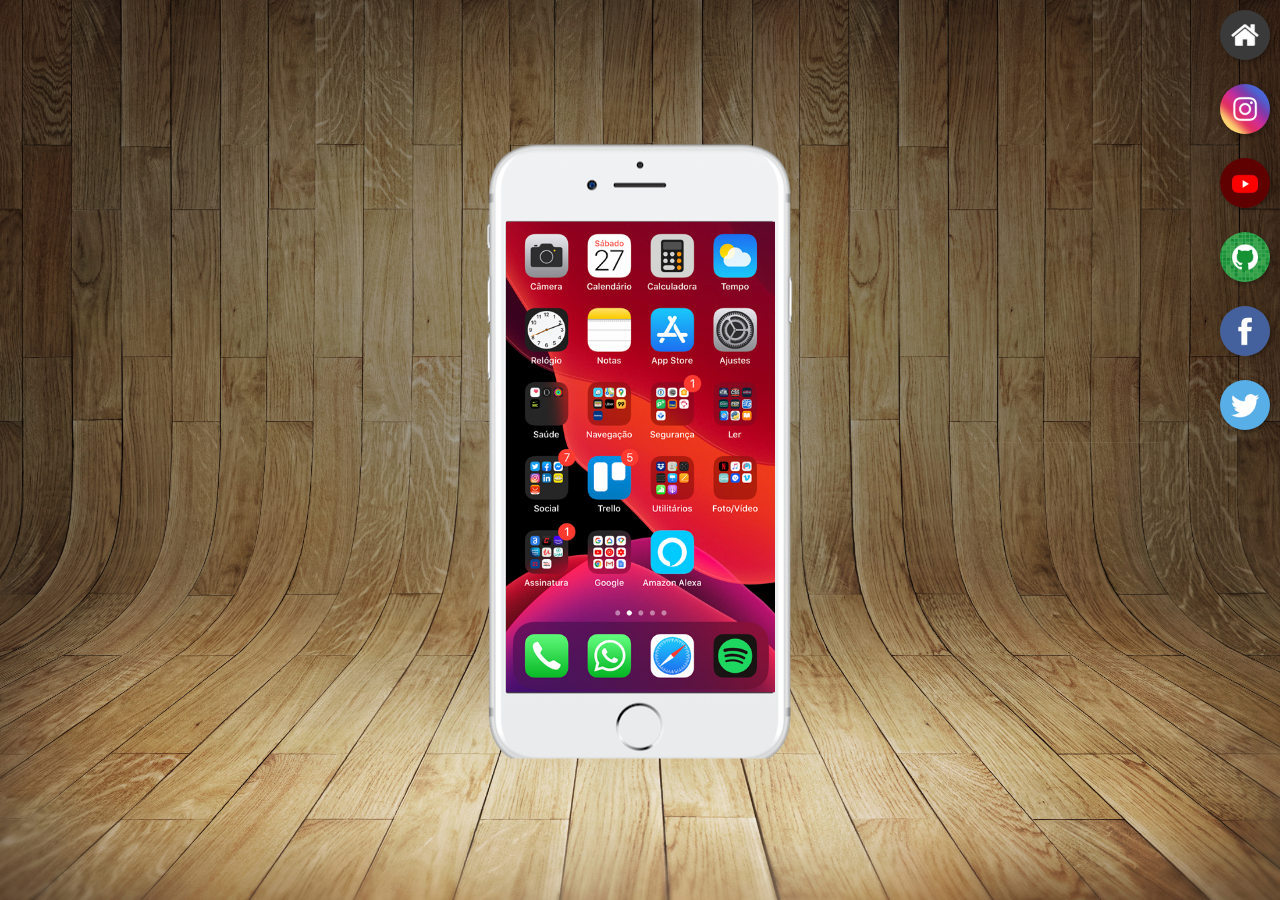
<file: index.html>
<!DOCTYPE html>
<html lang="en">
<head>
    <meta charset="UTF-8">
    <meta name="viewport" content="width=device-width, initial-scale=1.0">
    <title>Document</title>
    <link rel="stylesheet" href="estilos/style.css">
    <link rel="shortcut icon" href="favicon.ico" type="image/x-icon">
</head>
<body>
    

<main>   
    
    
    <section id="telefone">

        <iframe src="PaginasExtras/Home.html" frameborder="0" id="tela" name="tela">Testes</iframe>
    
    </section>

    <section id="redes">


        <a href="PaginasExtras/Home.html" target="tela"> <img src="imagens/logo-home.jpg" alt=""></a> <br>
        <a href="PaginasExtras/instagram.html" target="tela"> <img src="imagens/logo-instagram.jpg" alt=""></a> <br>
        <a href="PaginasExtras/youtube.html" target="tela"> <img src="imagens/logo-youtube.jpg" alt=""></a> <br>
        <a href="PaginasExtras/git.html" target="tela"> <img src="imagens/logo-github.jpg" alt=""></a> <br>
        <a href="PaginasExtras/fb.html" target="tela"> <img src="imagens/logo-facebook.jpg" alt=""></a> <br>
        <a href="PaginasExtras/twt.html" target="tela"> <img src="imagens/logo-twitter.jpg" alt=""></a>

    </section>




</main>




</body>
</html>
</file>
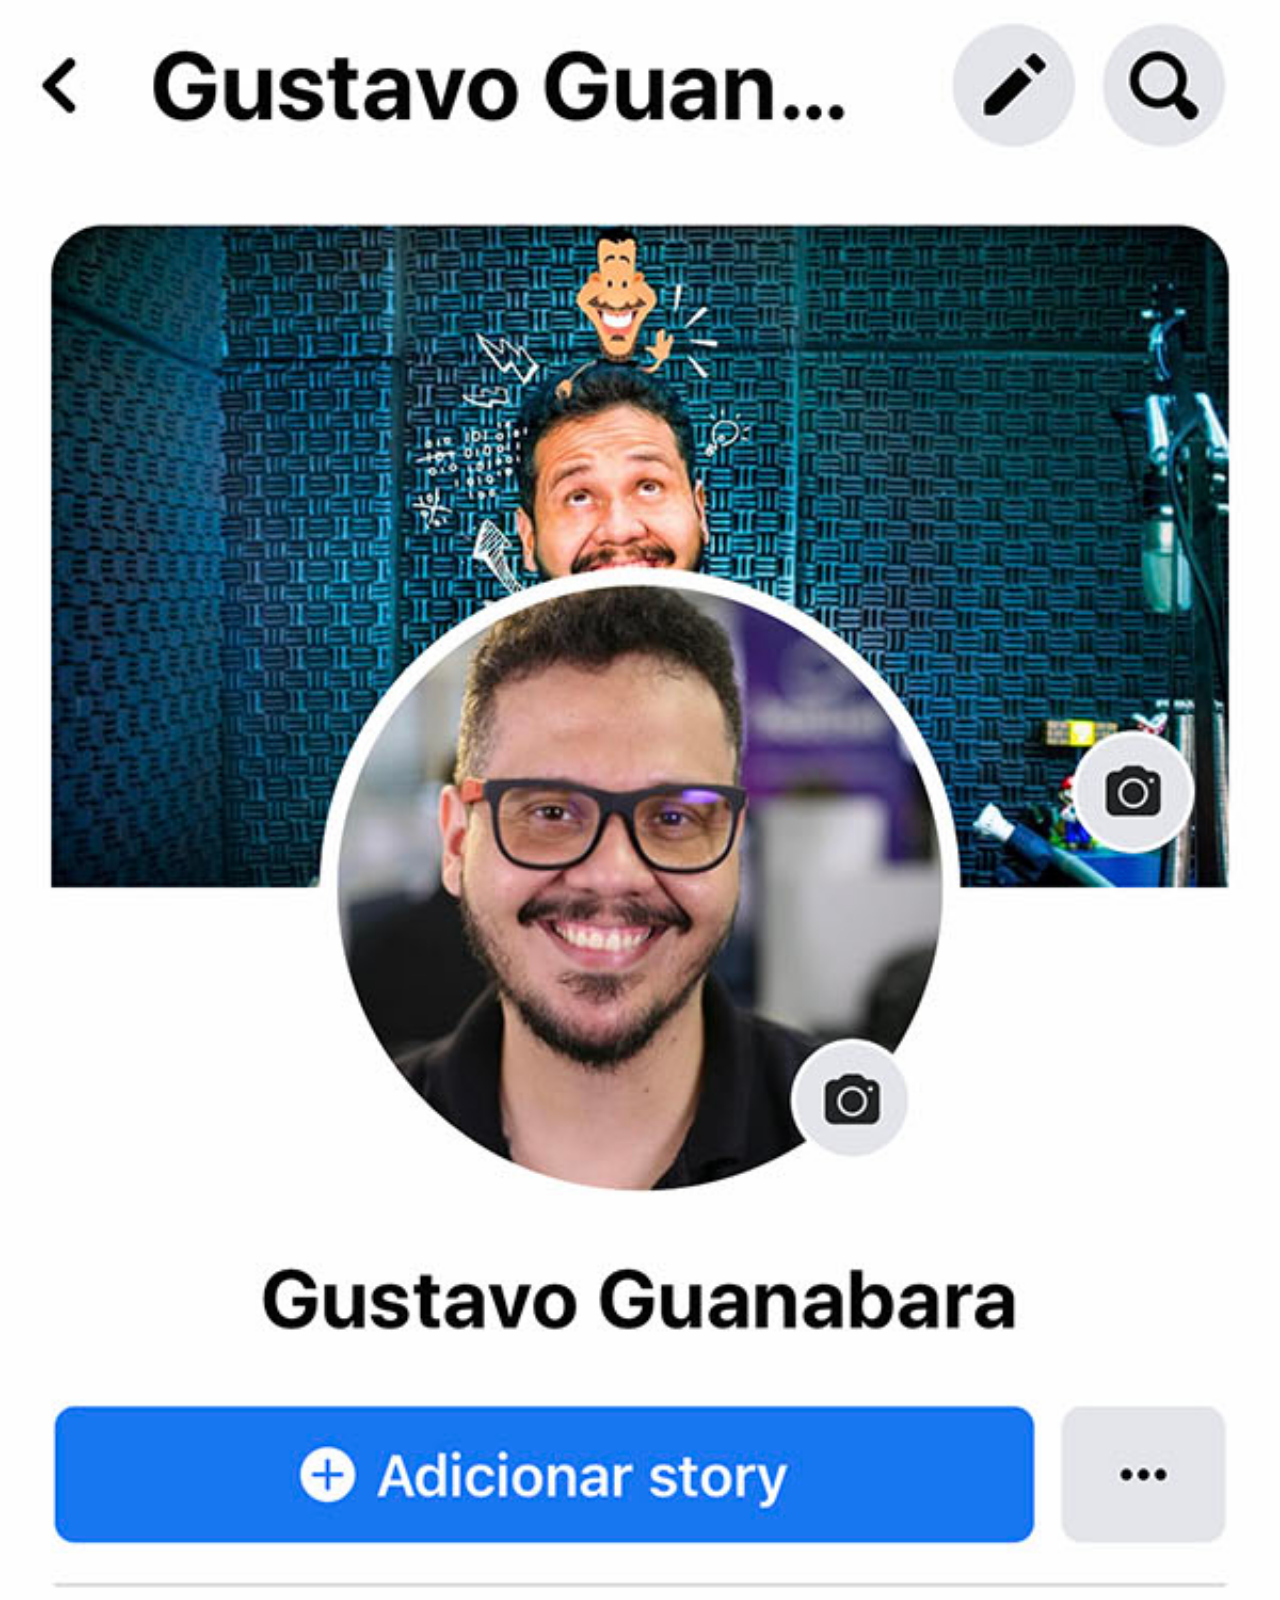
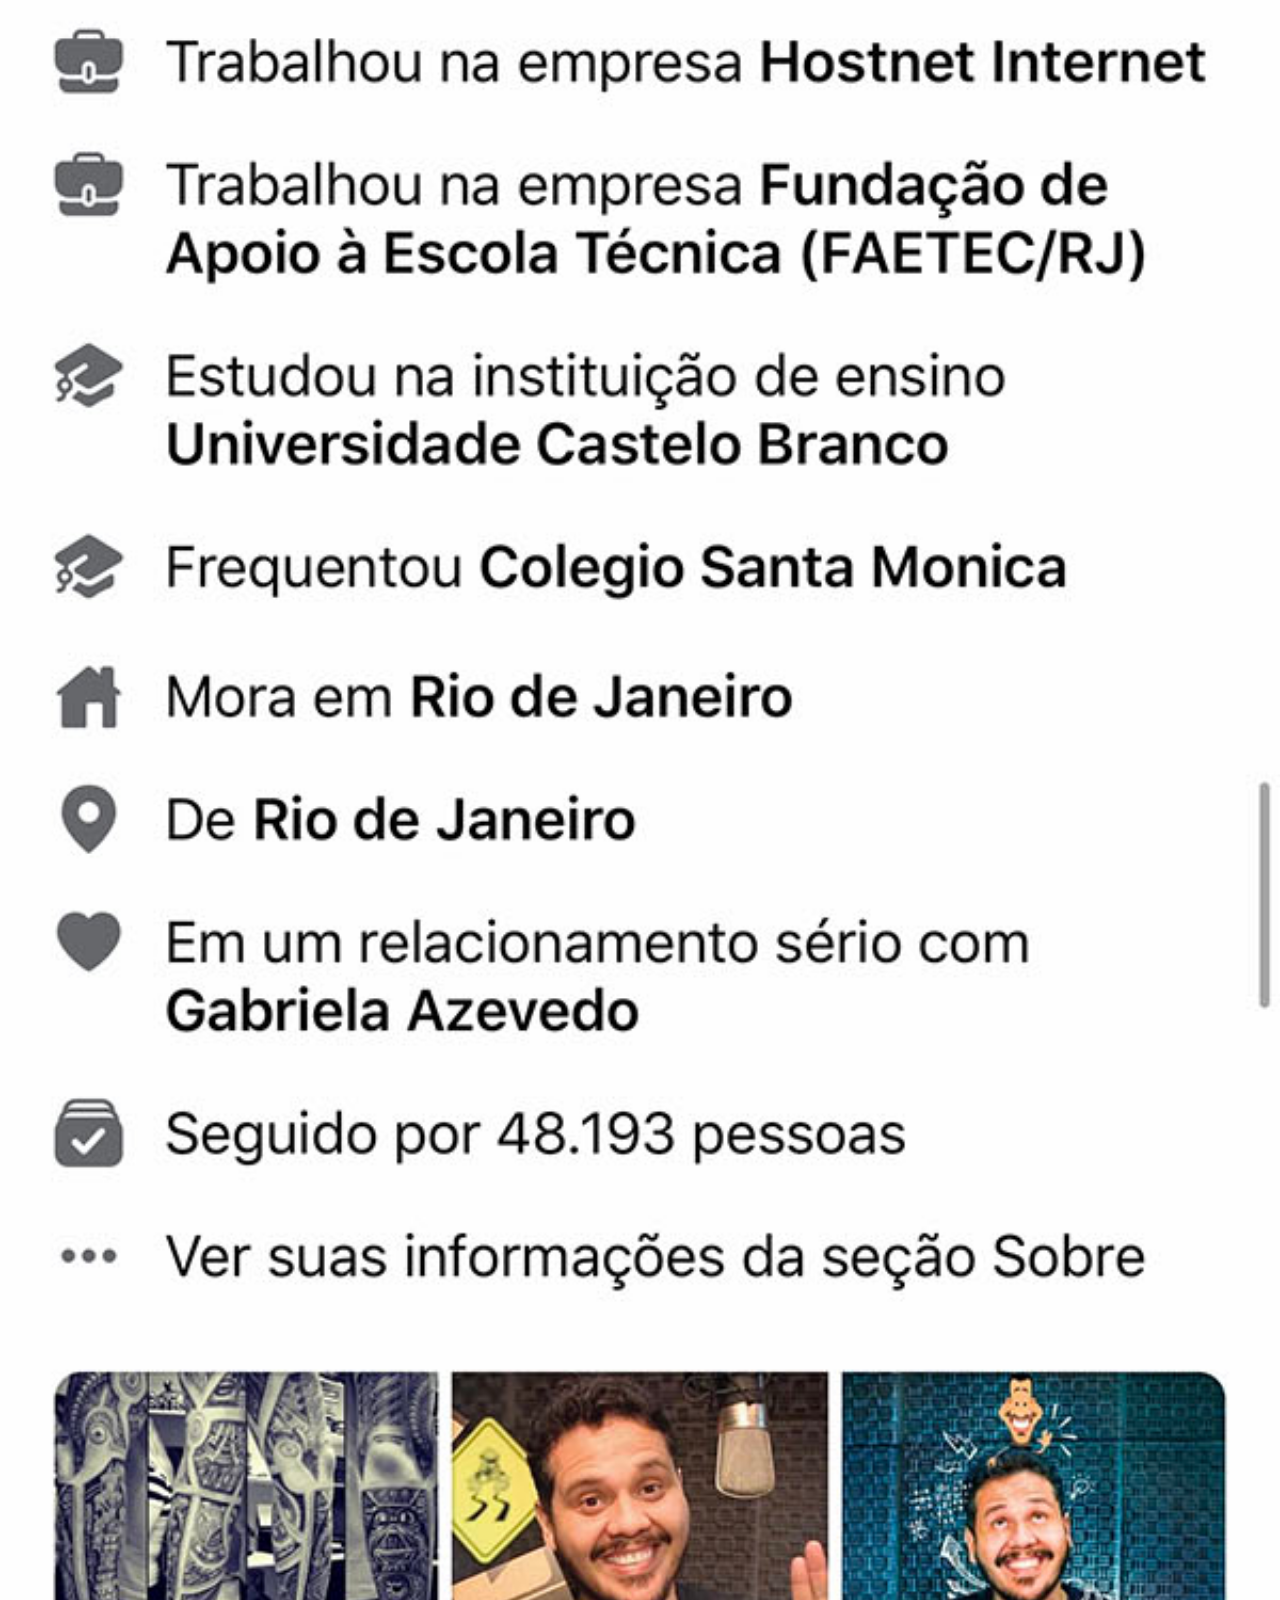
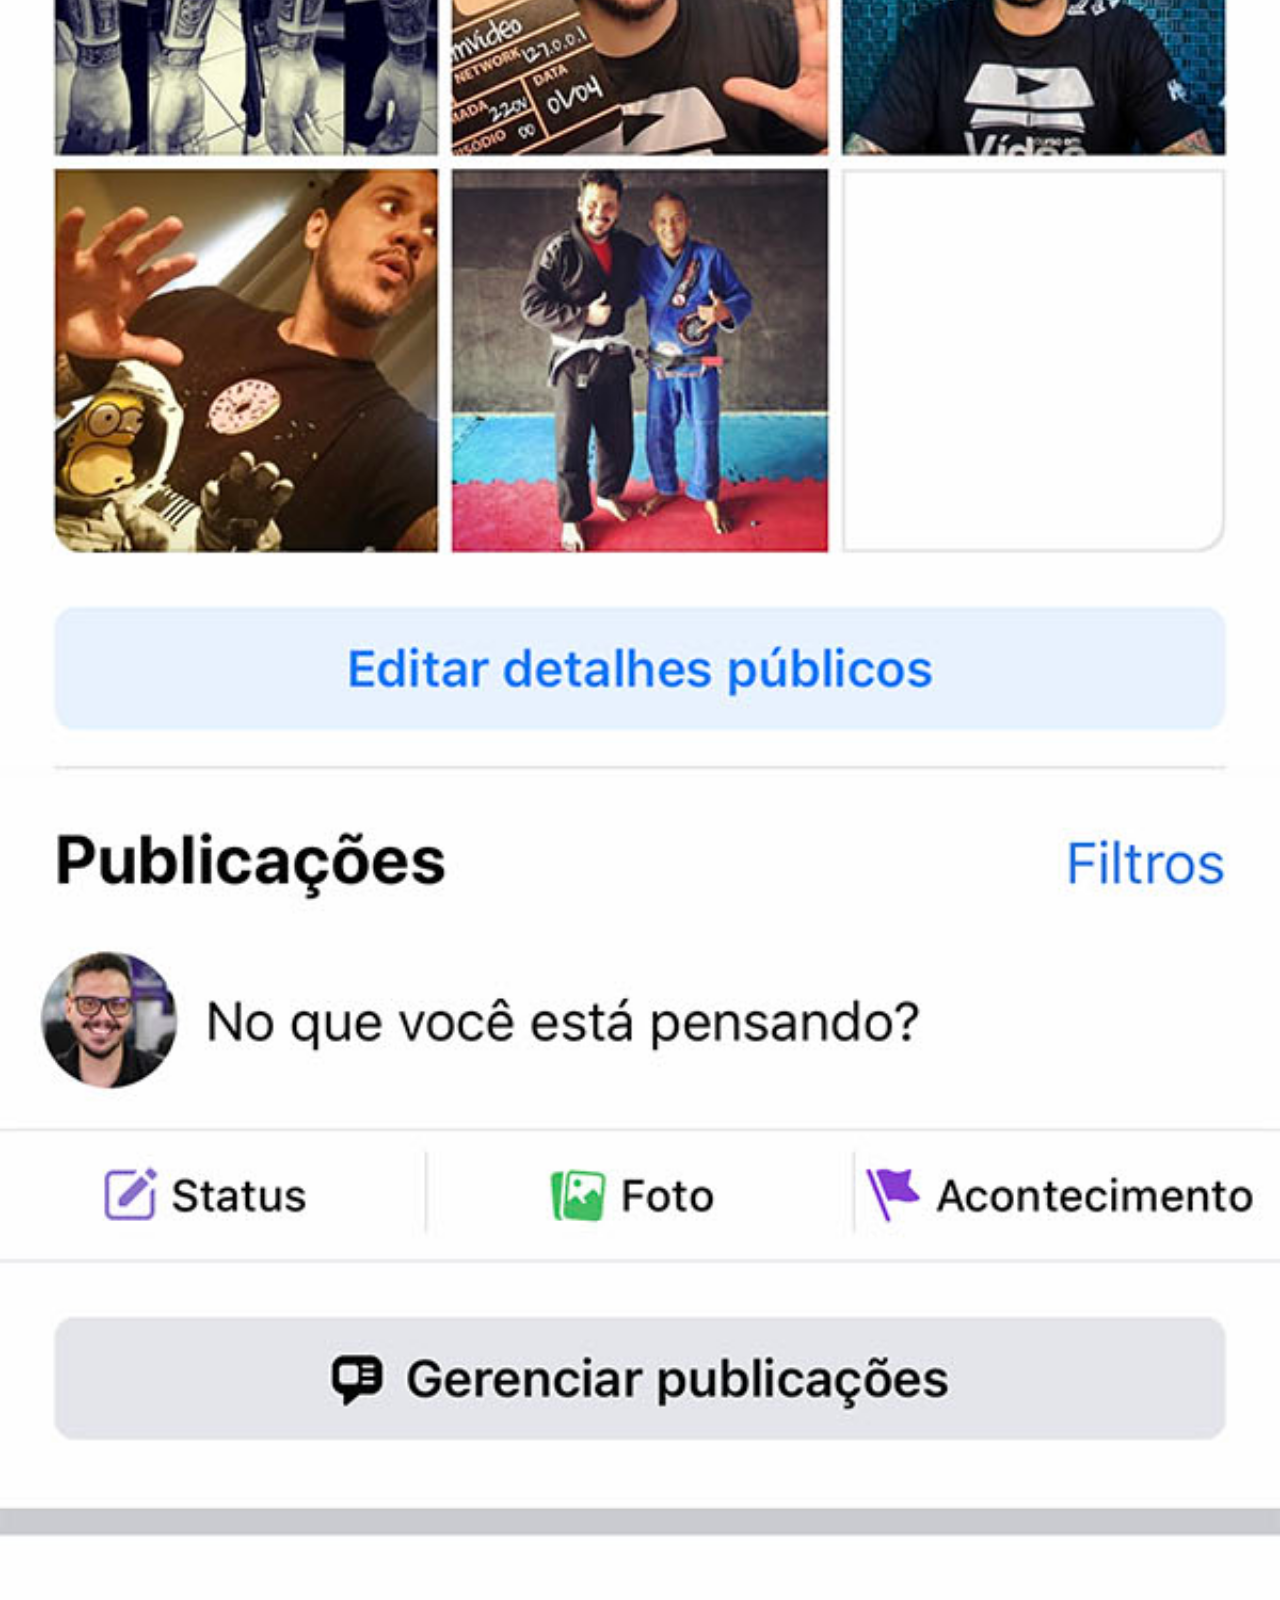
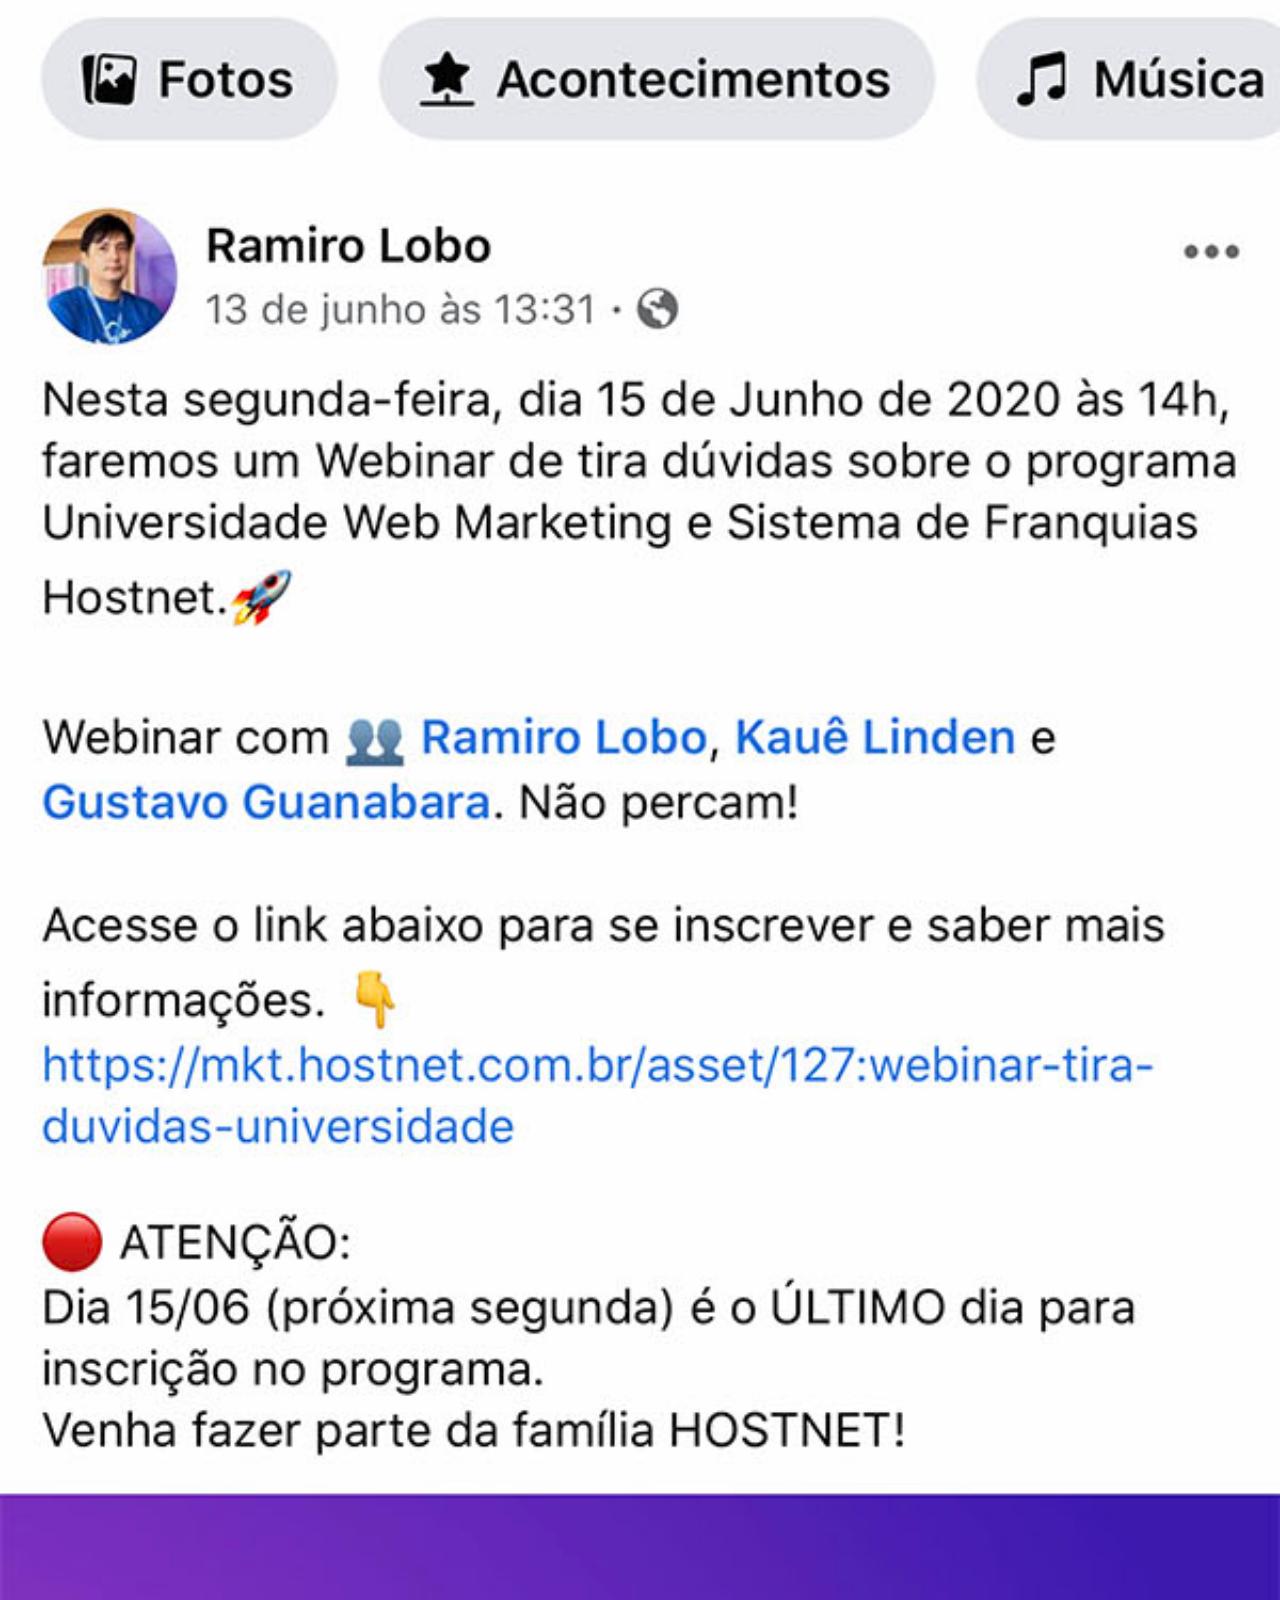
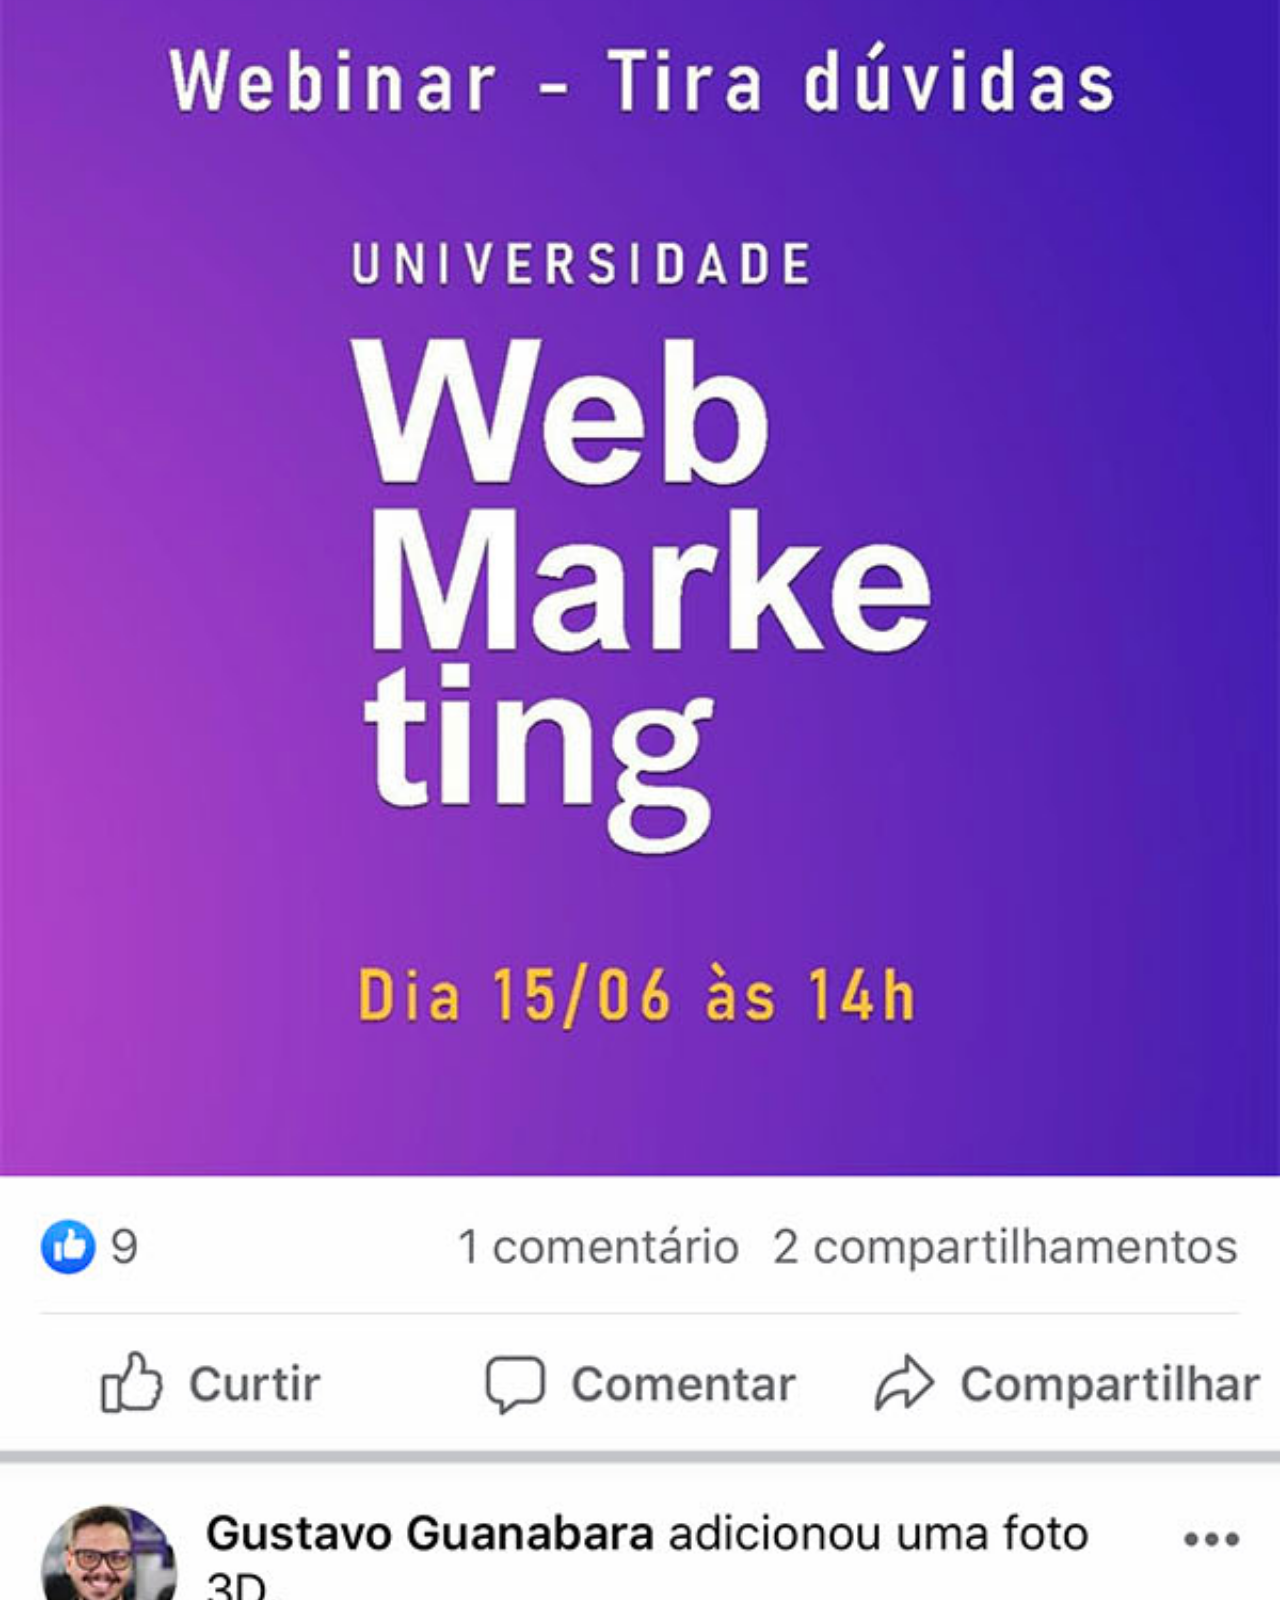
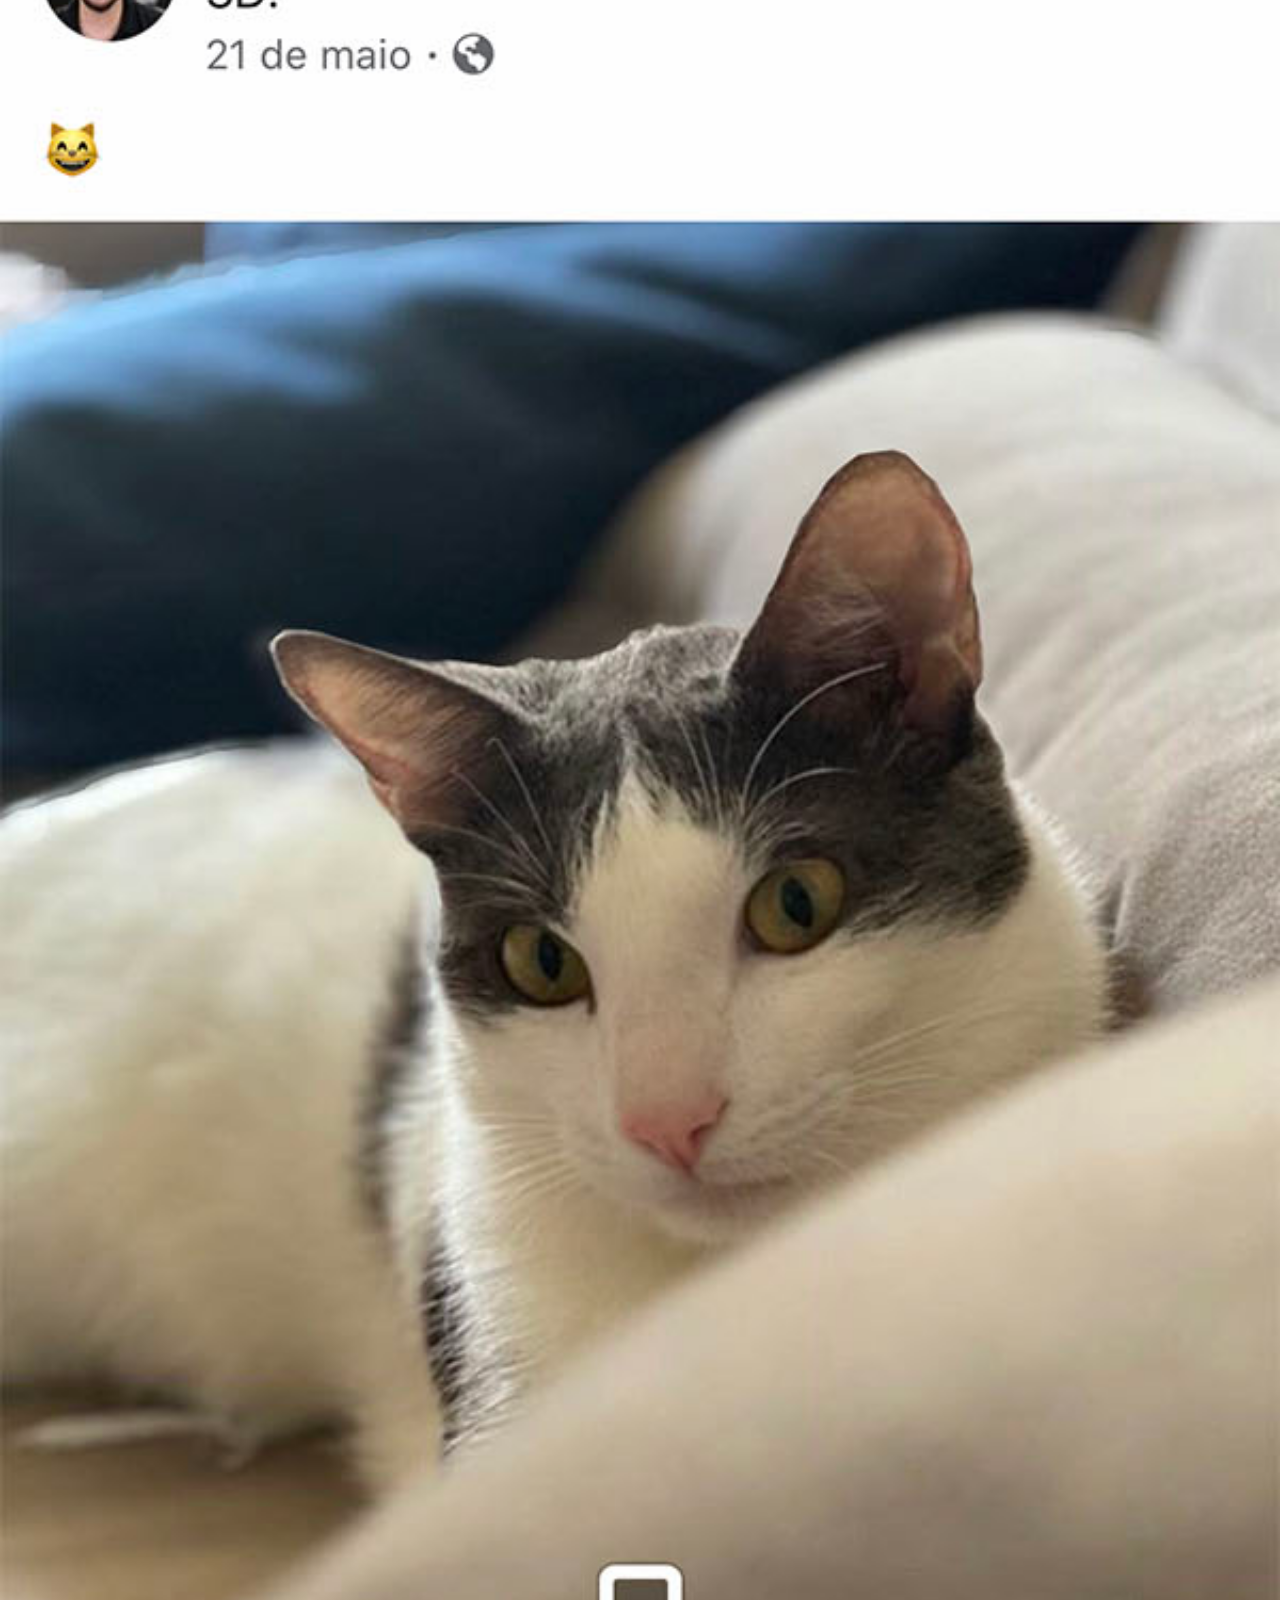
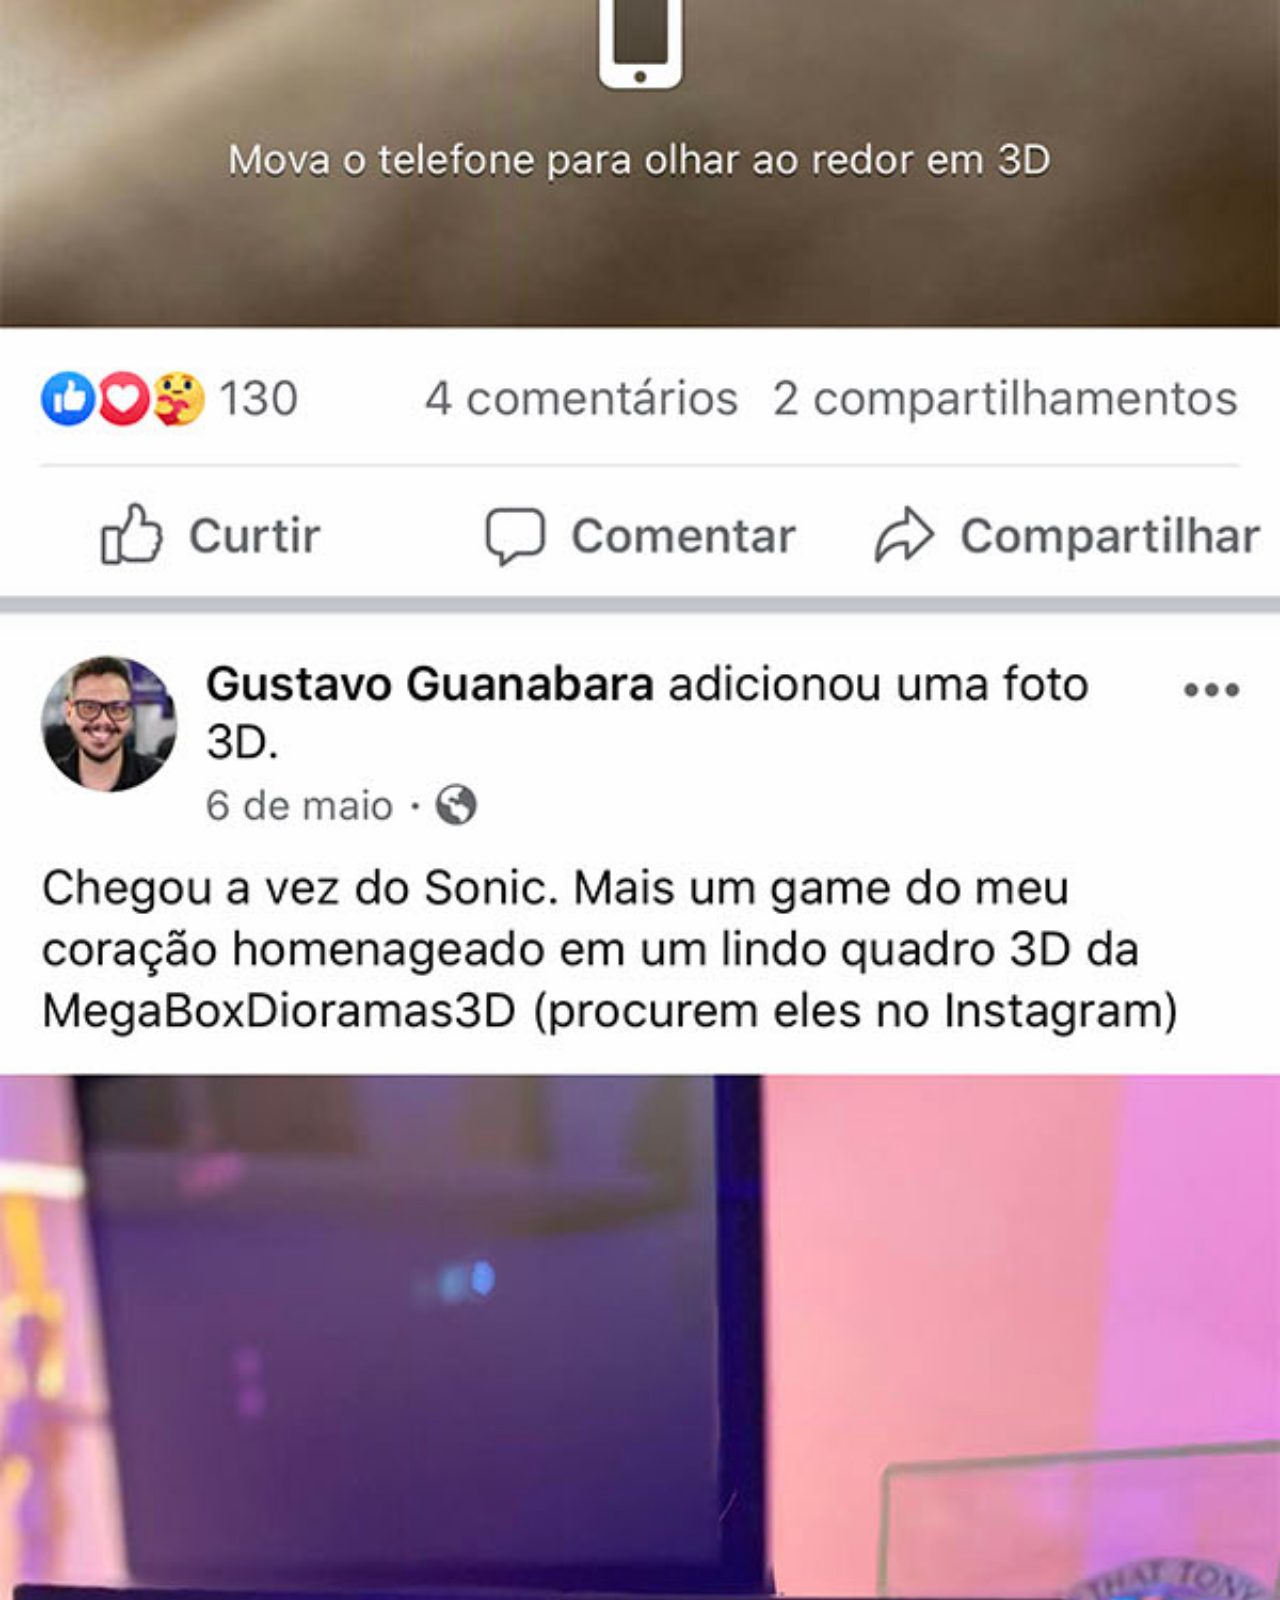
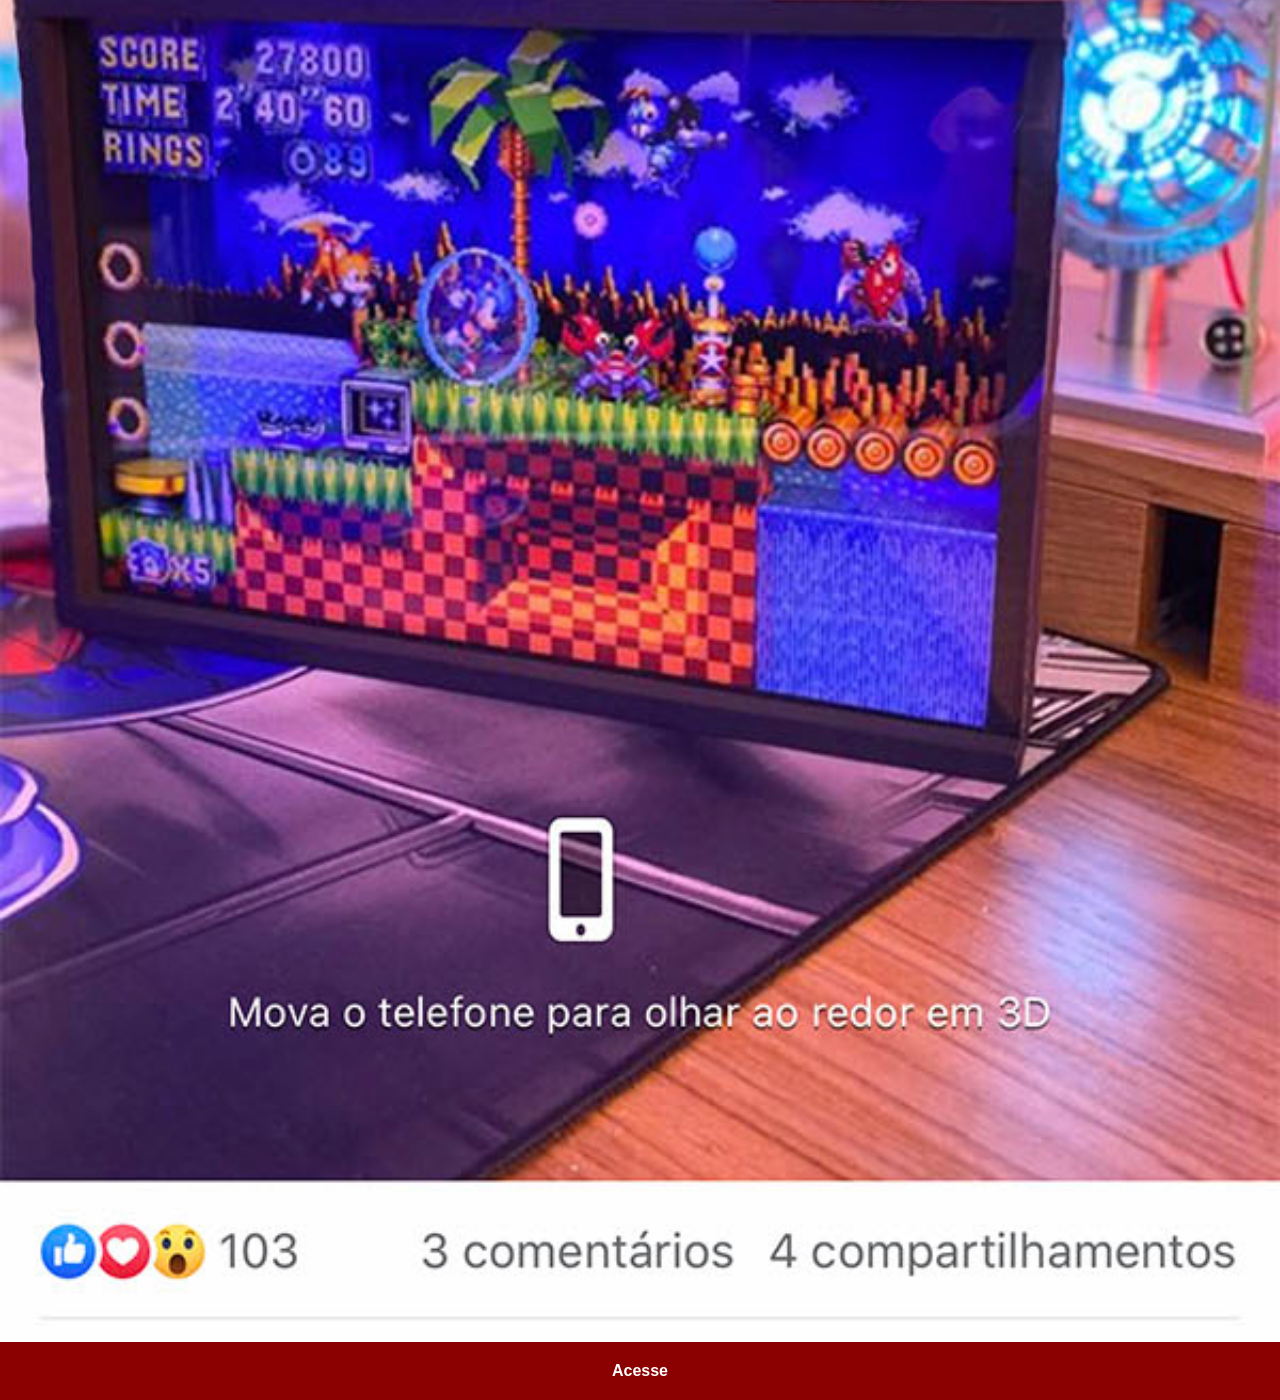
<file: PaginasExtras/fb.html>
<!DOCTYPE html>
<html lang="en">
<head>
    <meta charset="UTF-8">
    <meta name="viewport" content="width=device-width, initial-scale=1.0">
    <title>Document</title>
    <style>

        *{
            margin: 0px;
            padding: 0px;
            font-family: Arial, Helvetica, sans-serif;
        }
        
        a {
            text-align: center;
            background-color: darkred;
            display: block;
            font-weight: bolder;
            text-decoration: none;
            color: white;
            padding: 20px;
           
        }

        img {
            width: 100%;
            
        }
    </style>
</head>
<body>
    <img src="../imagens/tela-facebook.jpg" alt="">
    <a href="">Acesse</a>
</body>
</html>
</file>
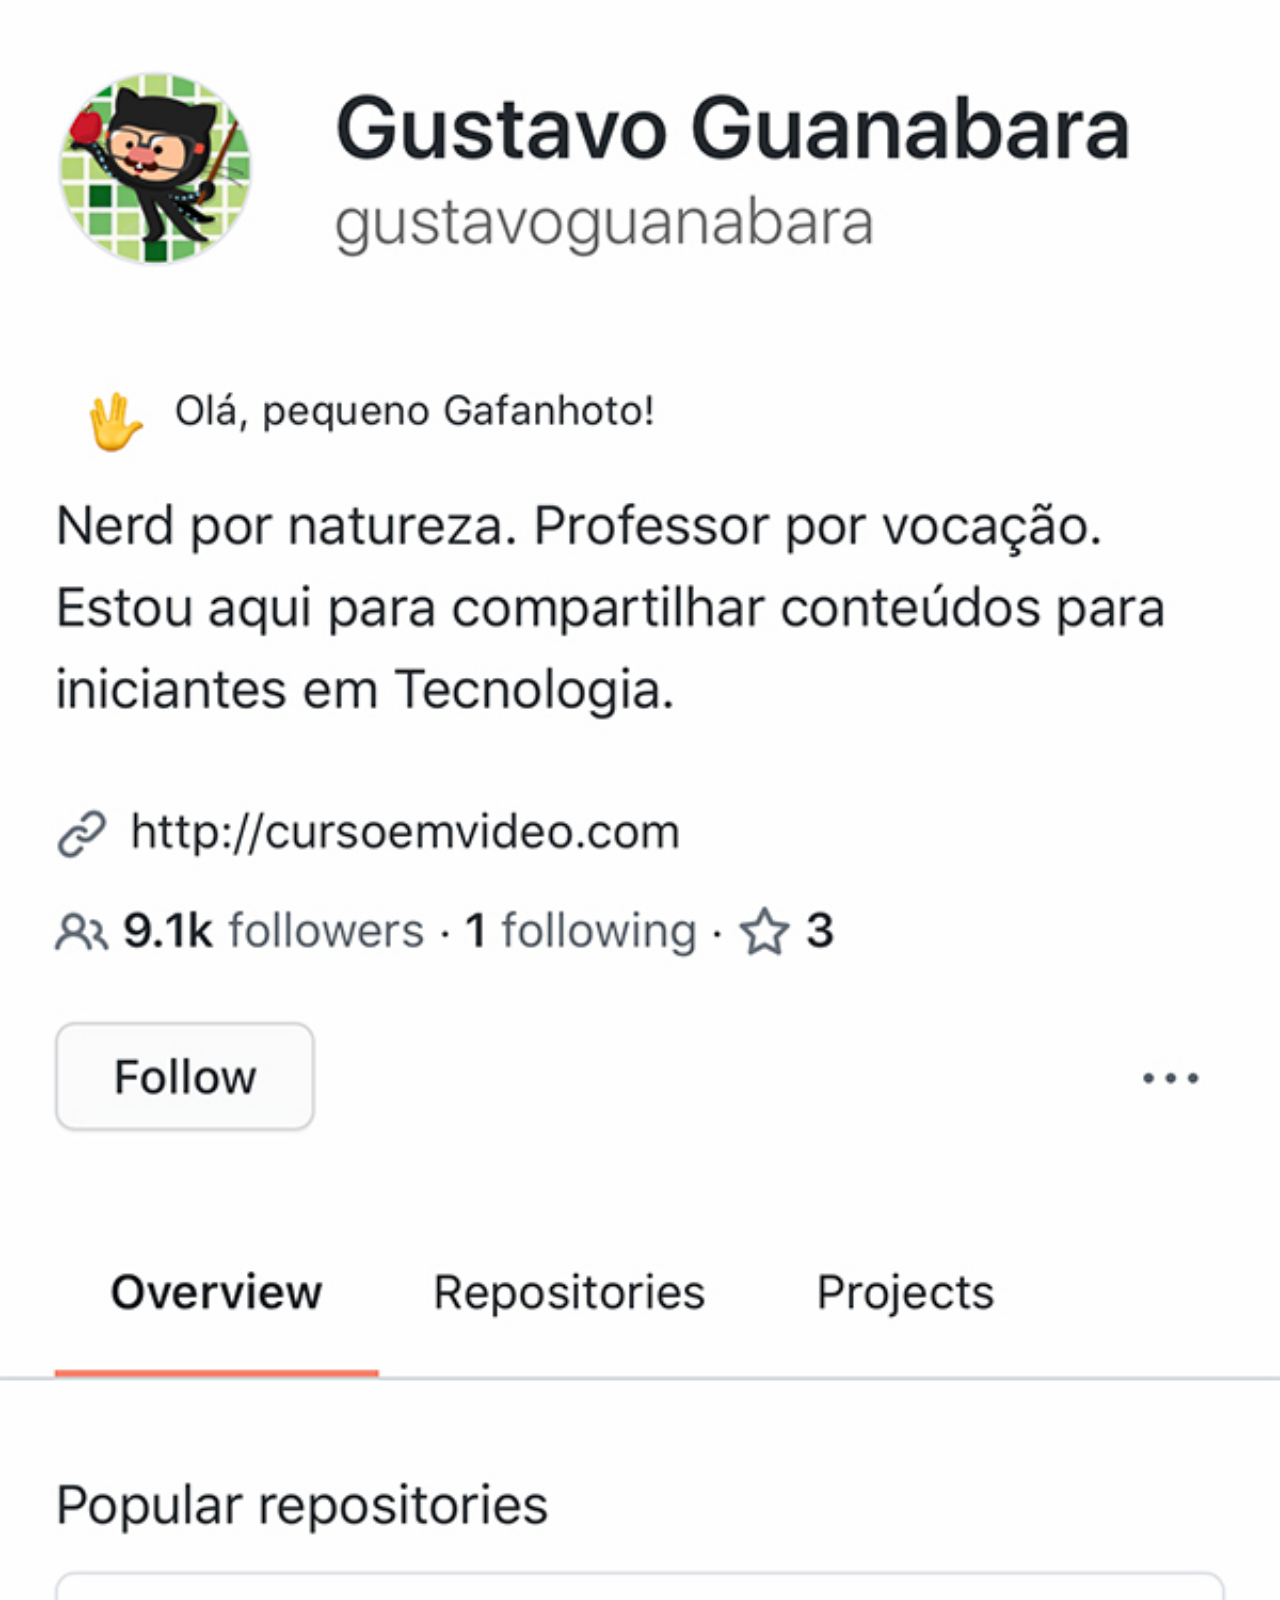
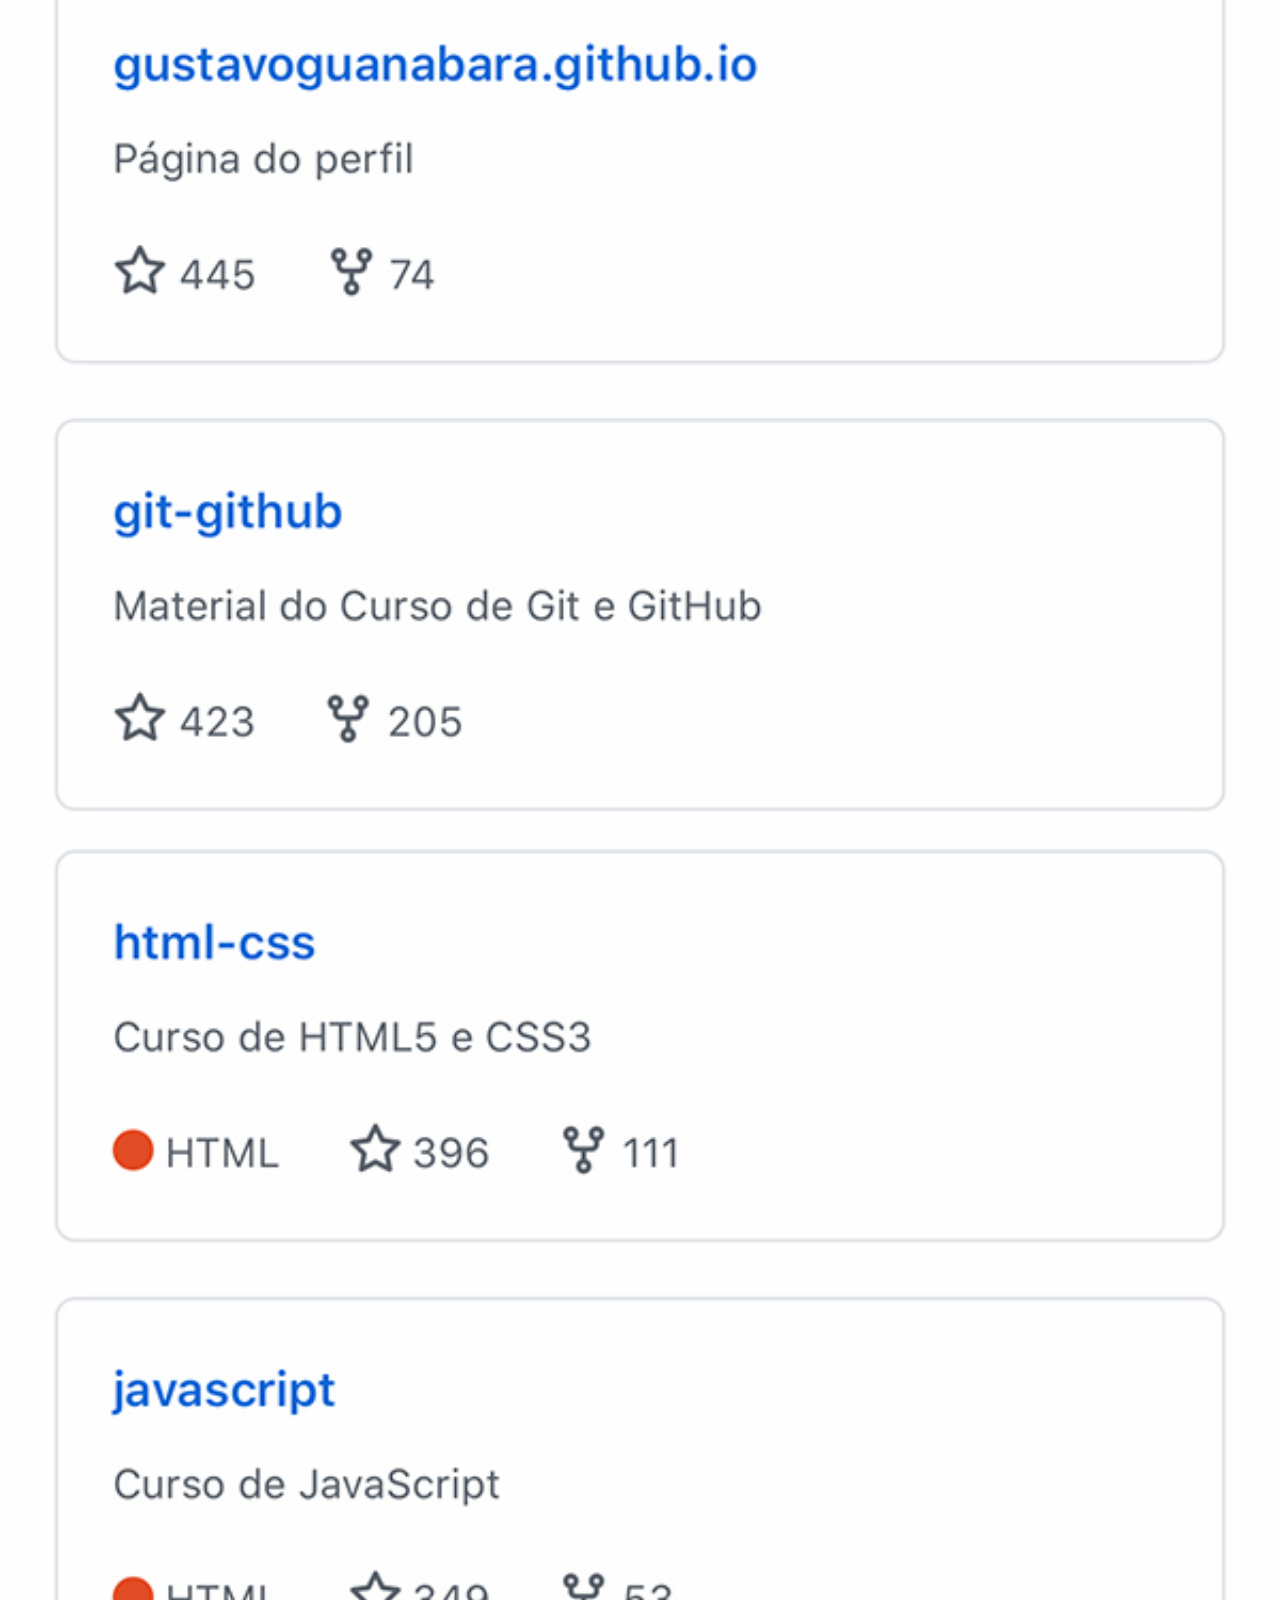
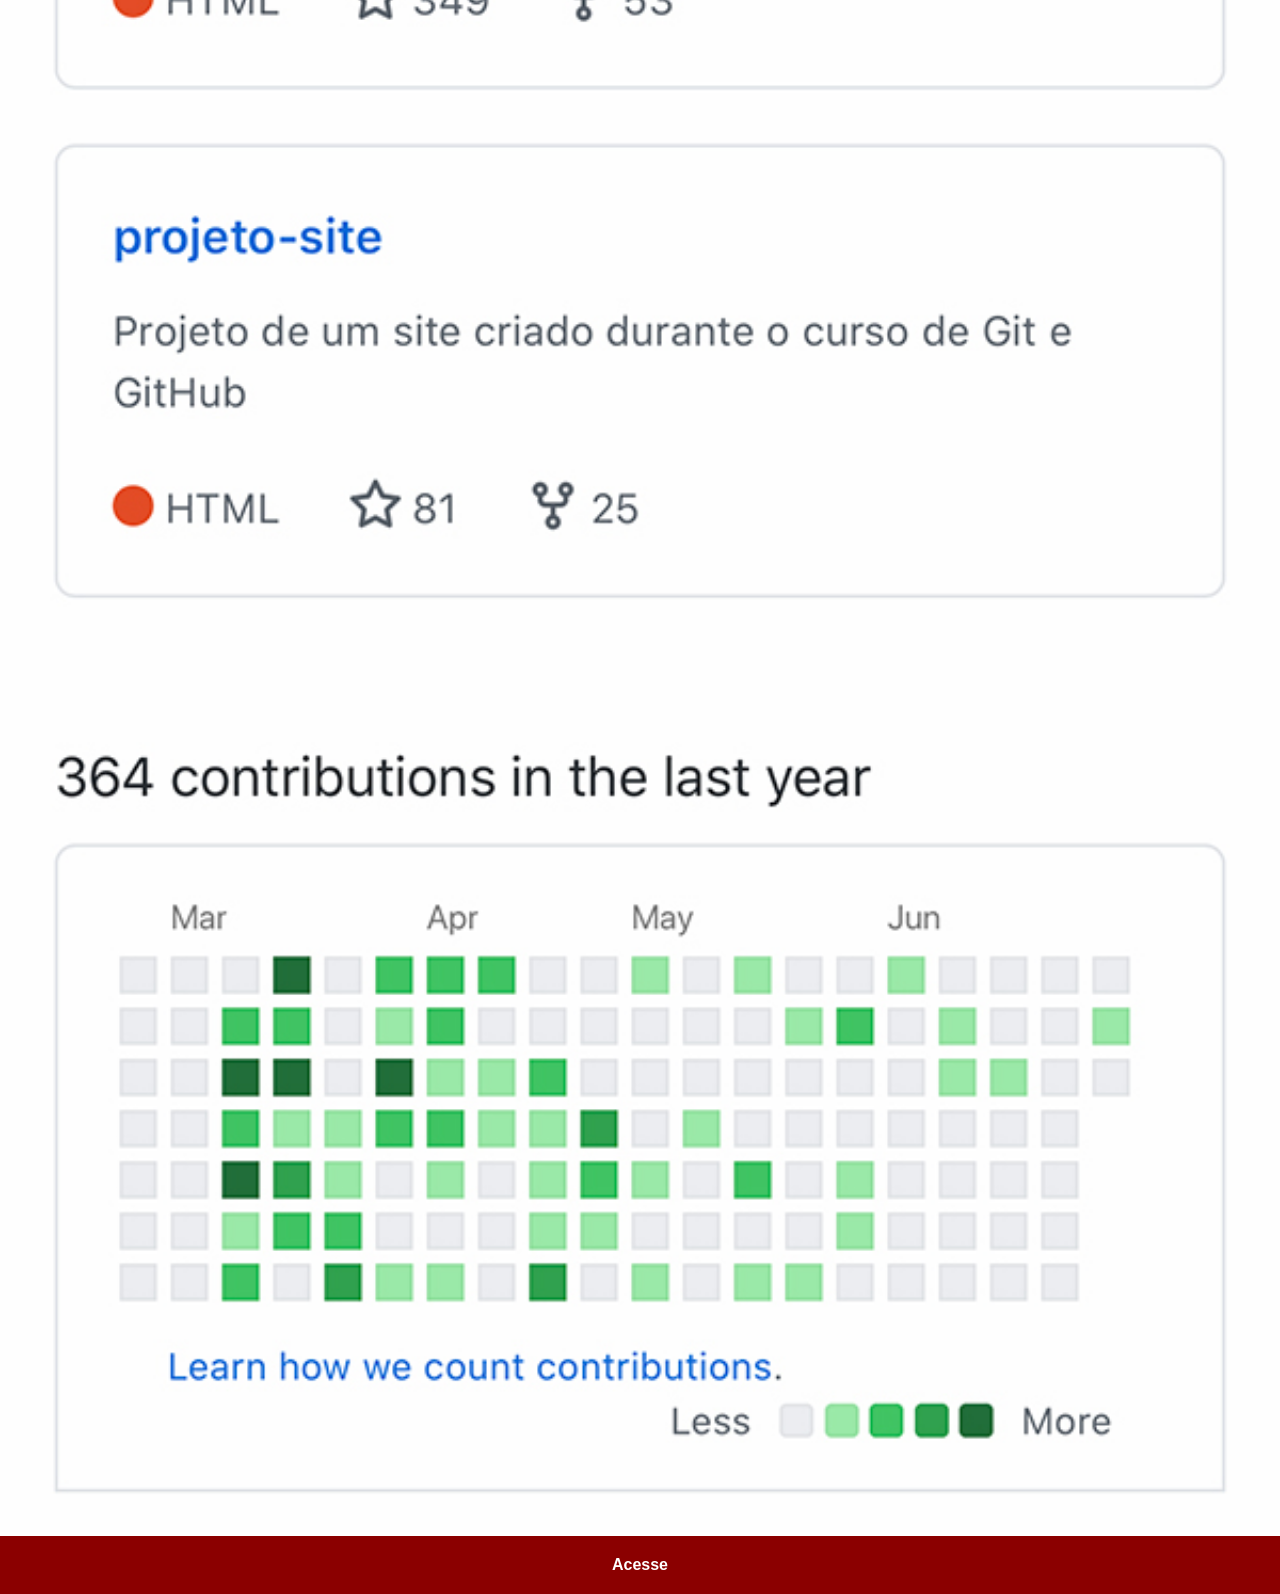
<file: PaginasExtras/git.html>
<!DOCTYPE html>
<html lang="en">
<head>
    <meta charset="UTF-8">
    <meta name="viewport" content="width=device-width, initial-scale=1.0">
    <title>Document</title>
    <style>

        *{
            margin: 0px;
            padding: 0px;
            font-family: Arial, Helvetica, sans-serif;
        }
        
        a {
            text-align: center;
            background-color: darkred;
            display: block;
            font-weight: bolder;
            text-decoration: none;
            color: white;
            padding: 20px;
           
        }

        img {
            width: 100%;
            
        }
    </style>
</head>
<body>
    <img src="../imagens/tela-github.jpg" alt="">
    <a href="">Acesse</a>
</body>
</html>
</file>
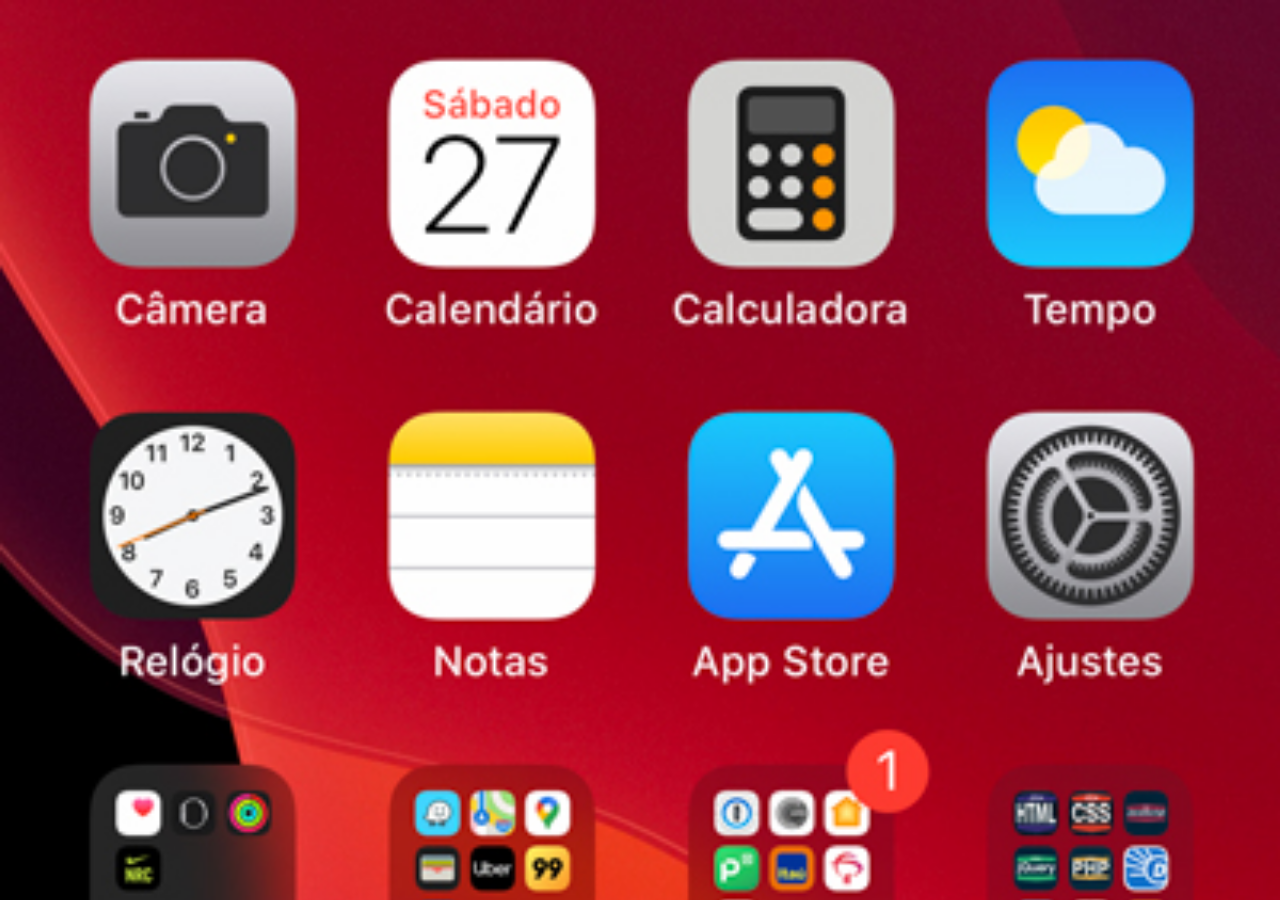
<file: PaginasExtras/Home.html>
<!DOCTYPE html>
<html lang="en">
<head>
    <meta charset="UTF-8">
    <meta name="viewport" content="width=device-width, initial-scale=1.0">
    <title>Home</title>
    <style>
        *{
            margin: 0px;
            padding: 0px;
        }
        body {
            width: 100vh;
            height: 100vh;
            background-image:url(../imagens/tela-home.jpg);
            background-repeat: no-repeat;
            background-position: top center;
            background-size: cover;
            background-attachment: fixed;
        }
    </style>
</head>
<body>
    
</body>
</html>
</file>
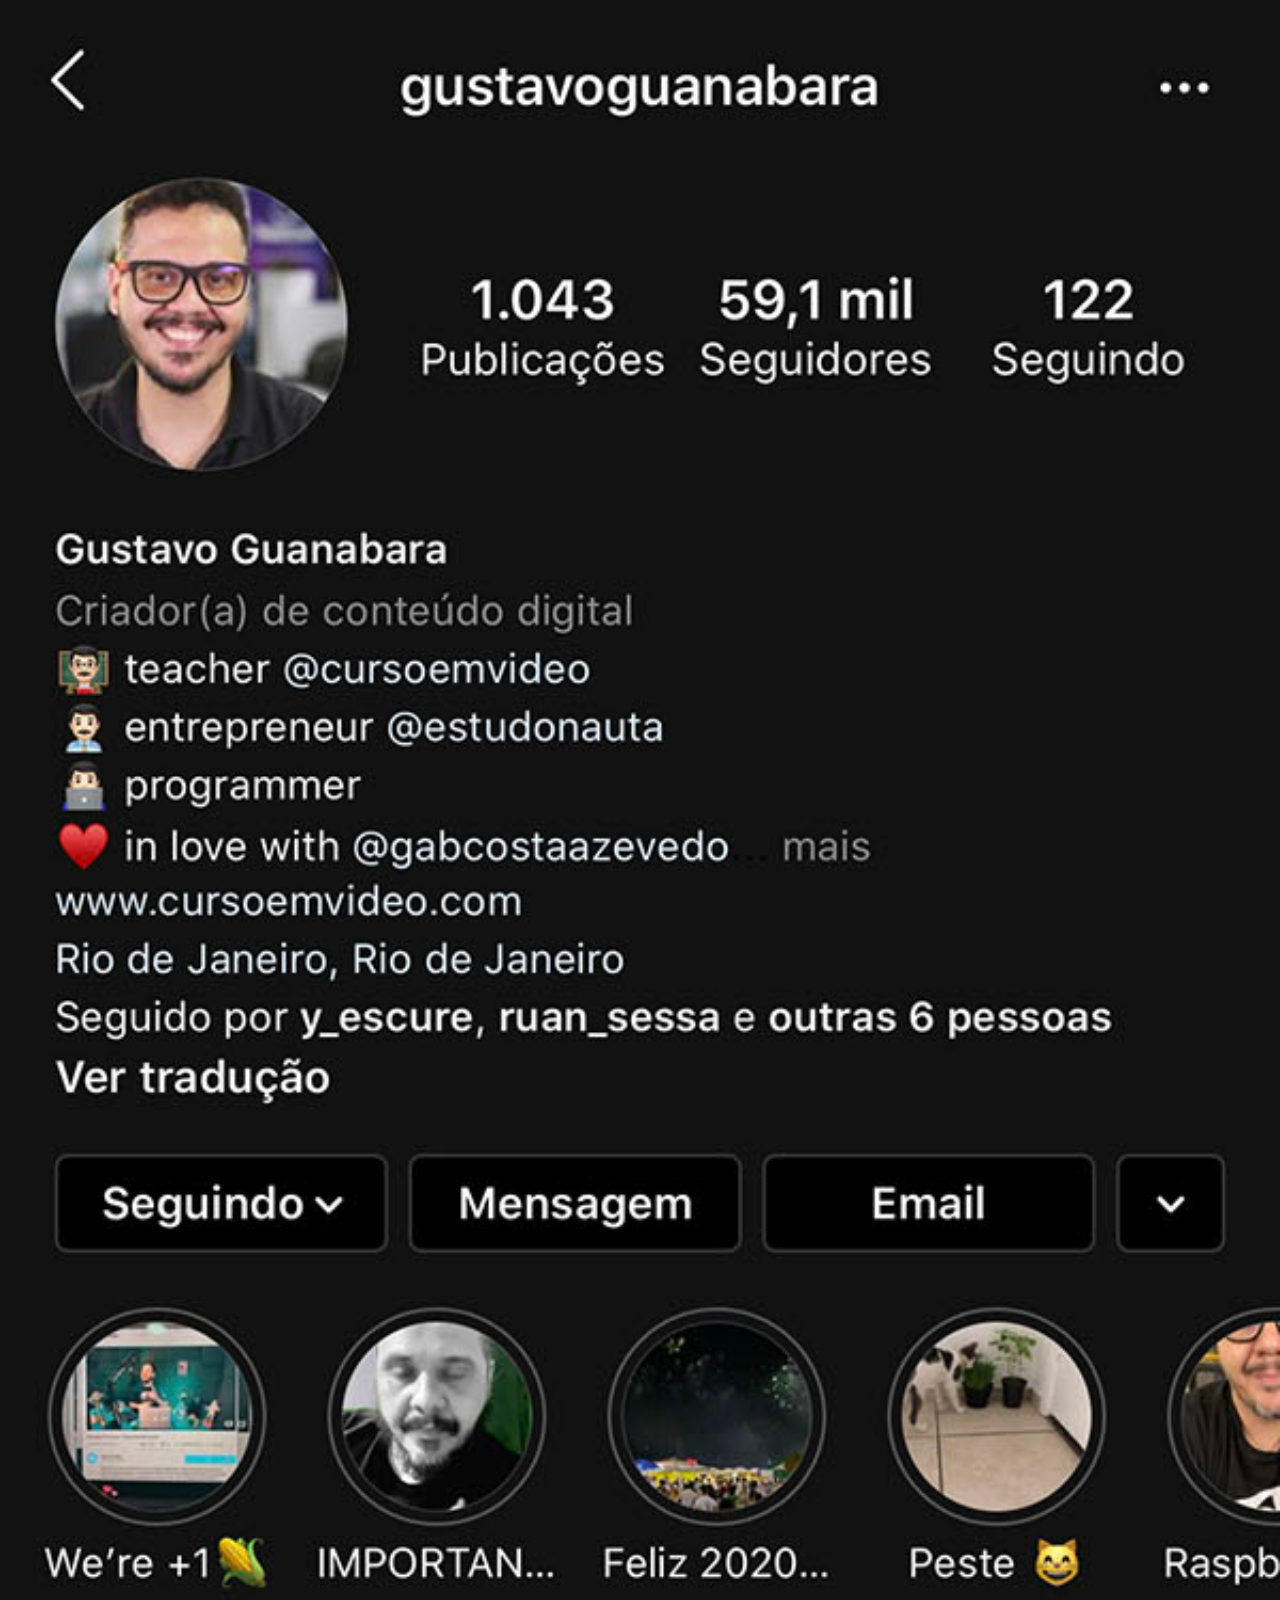
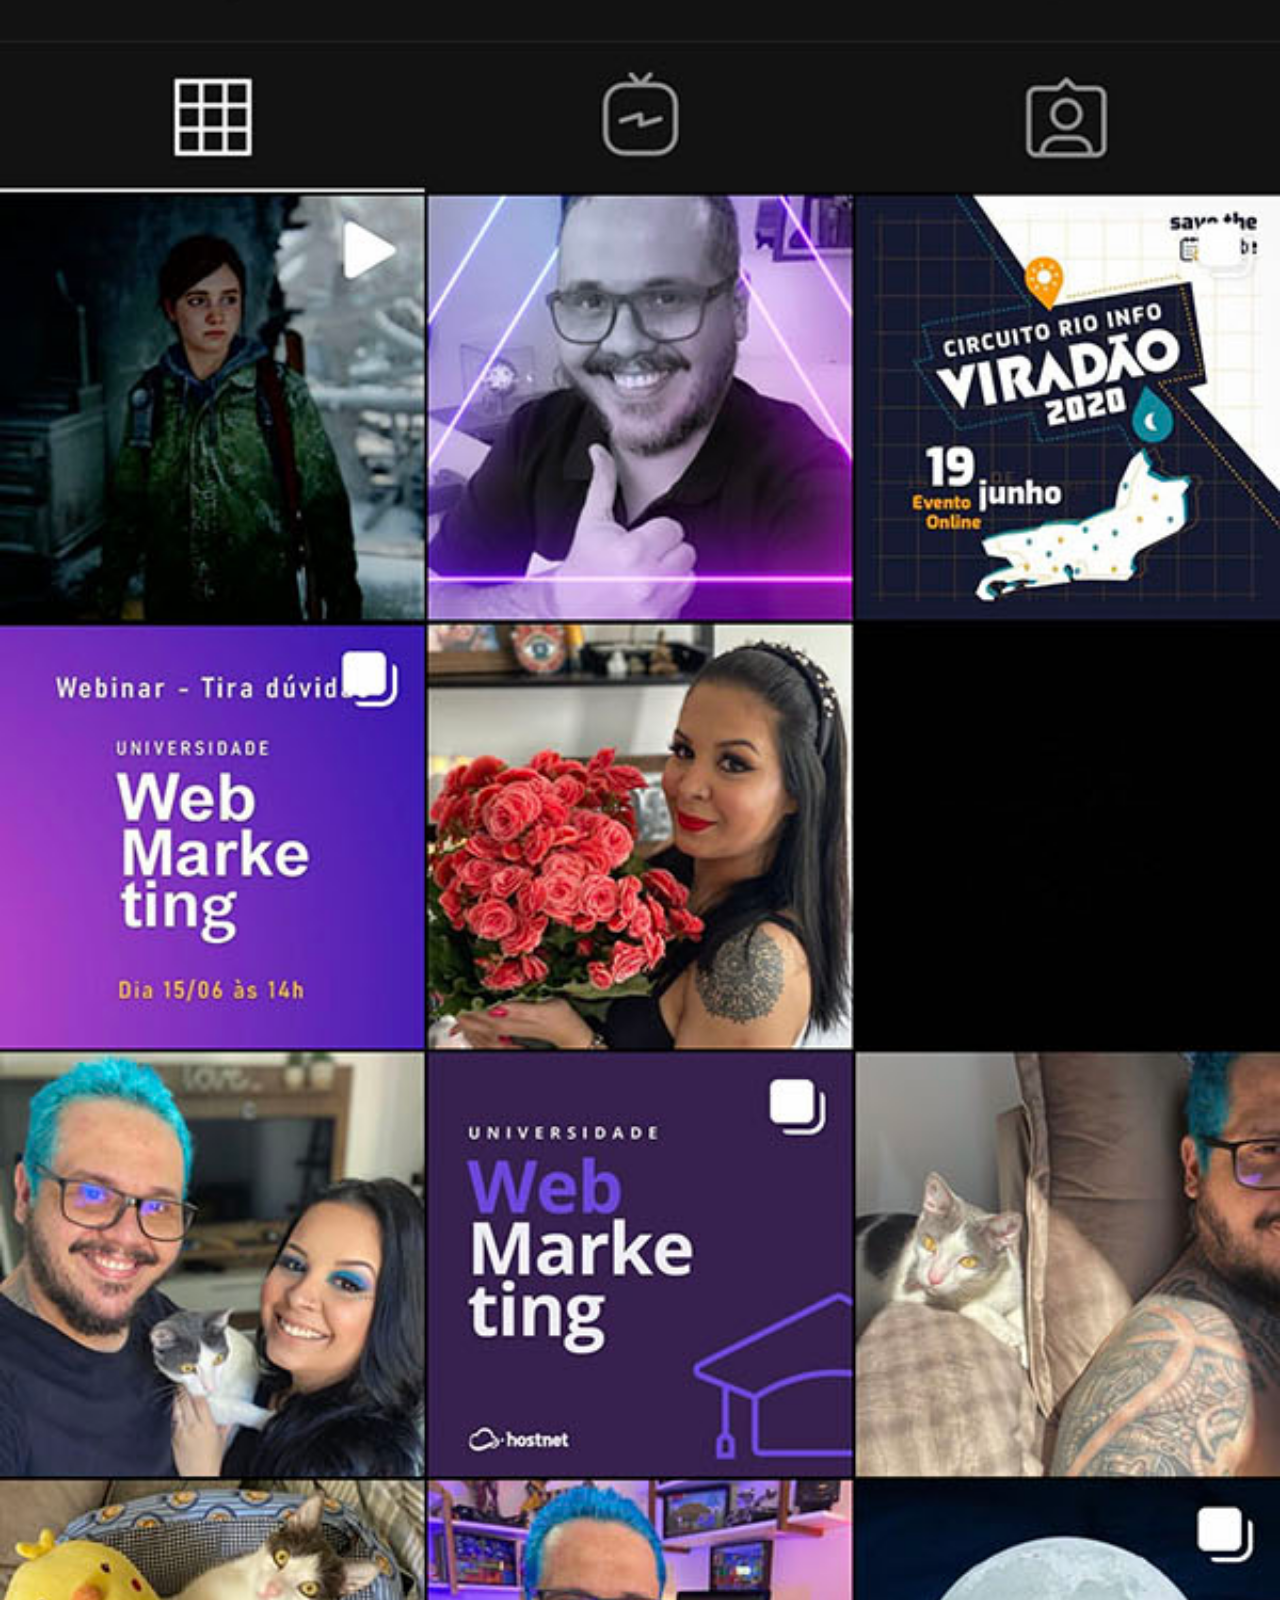
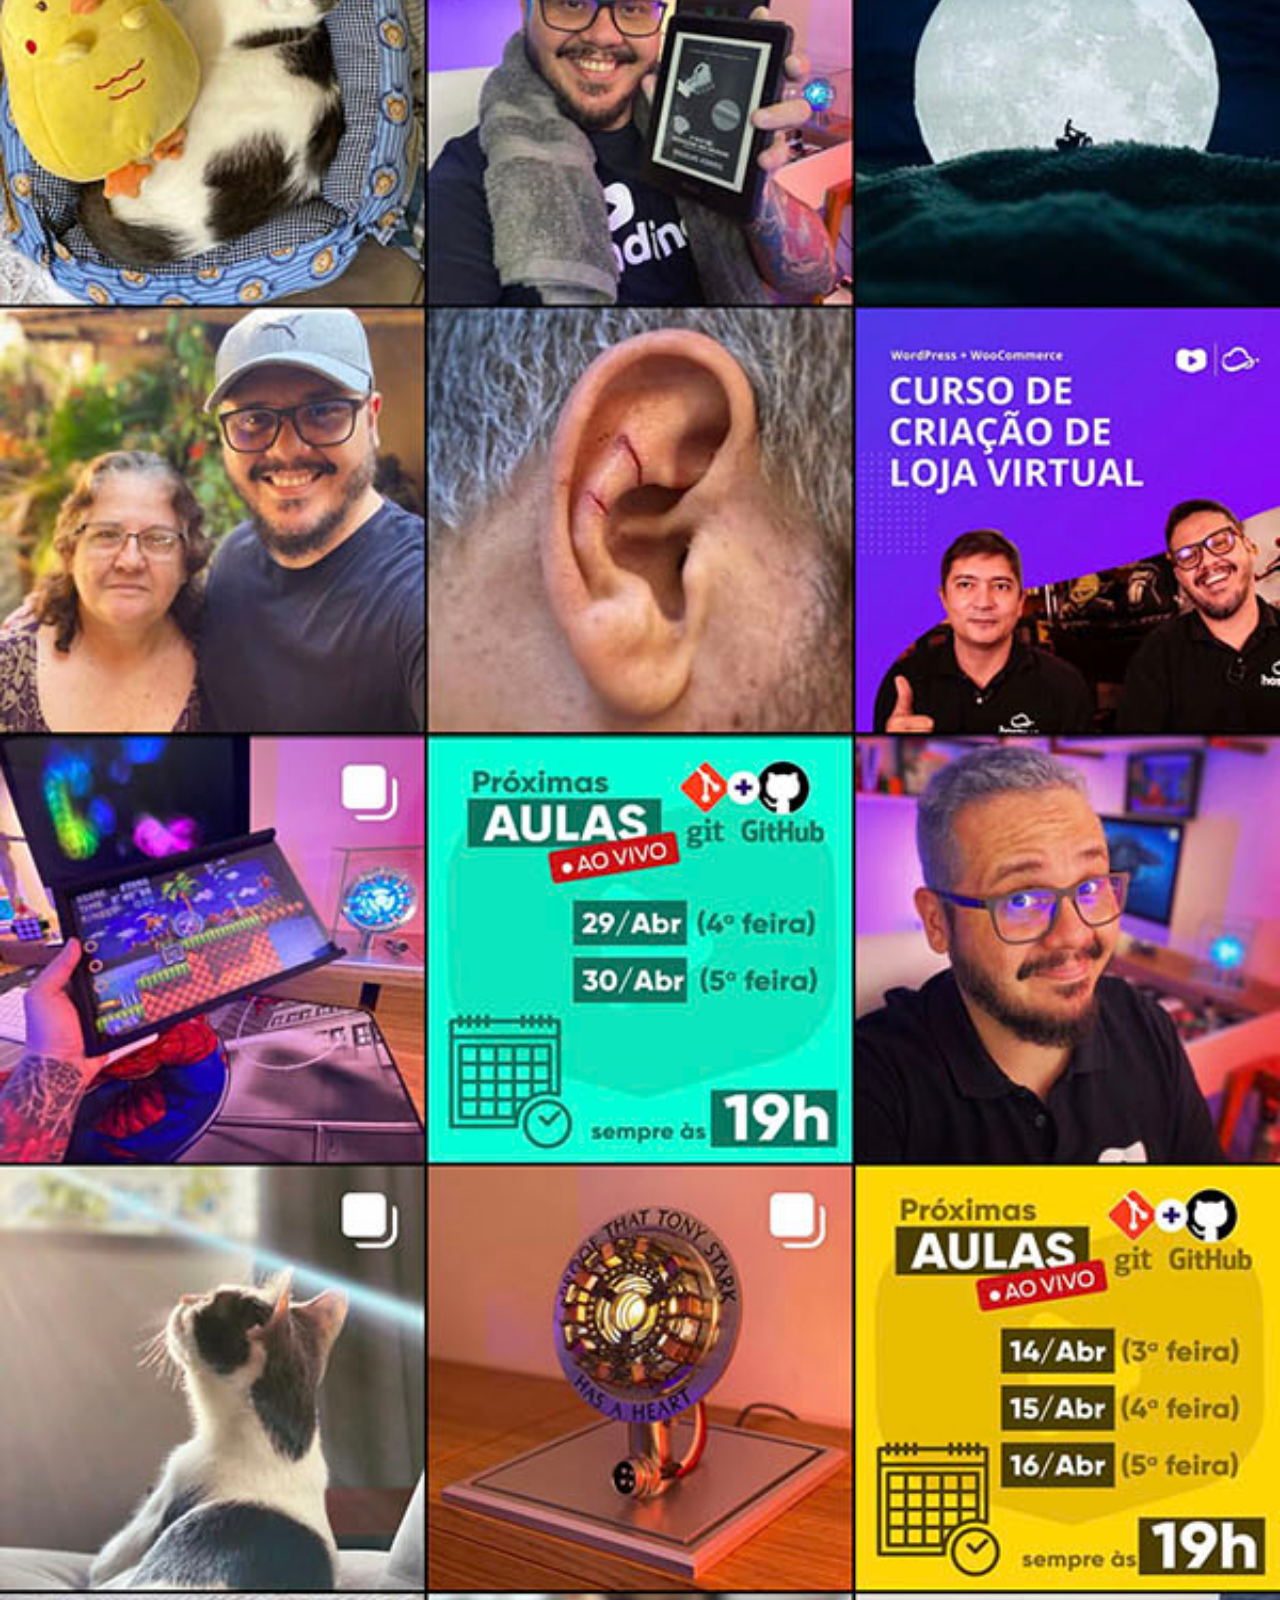
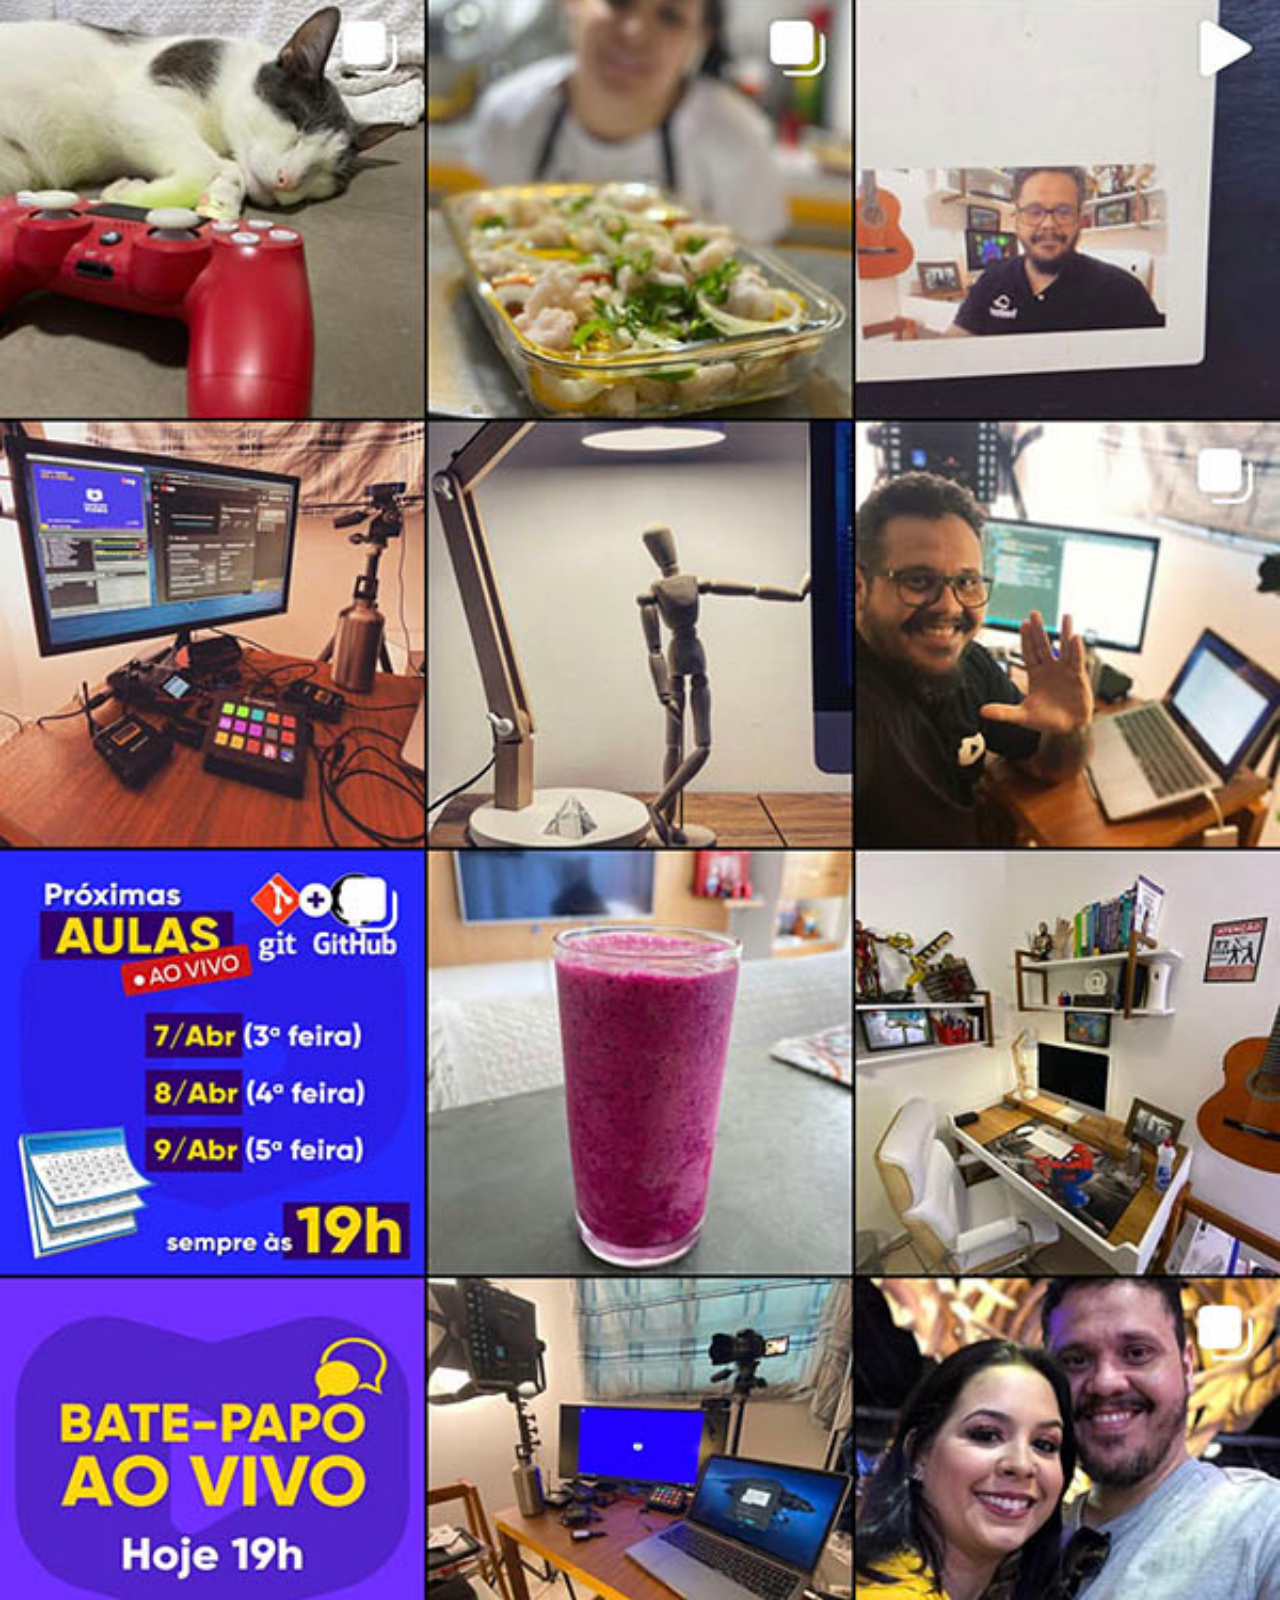
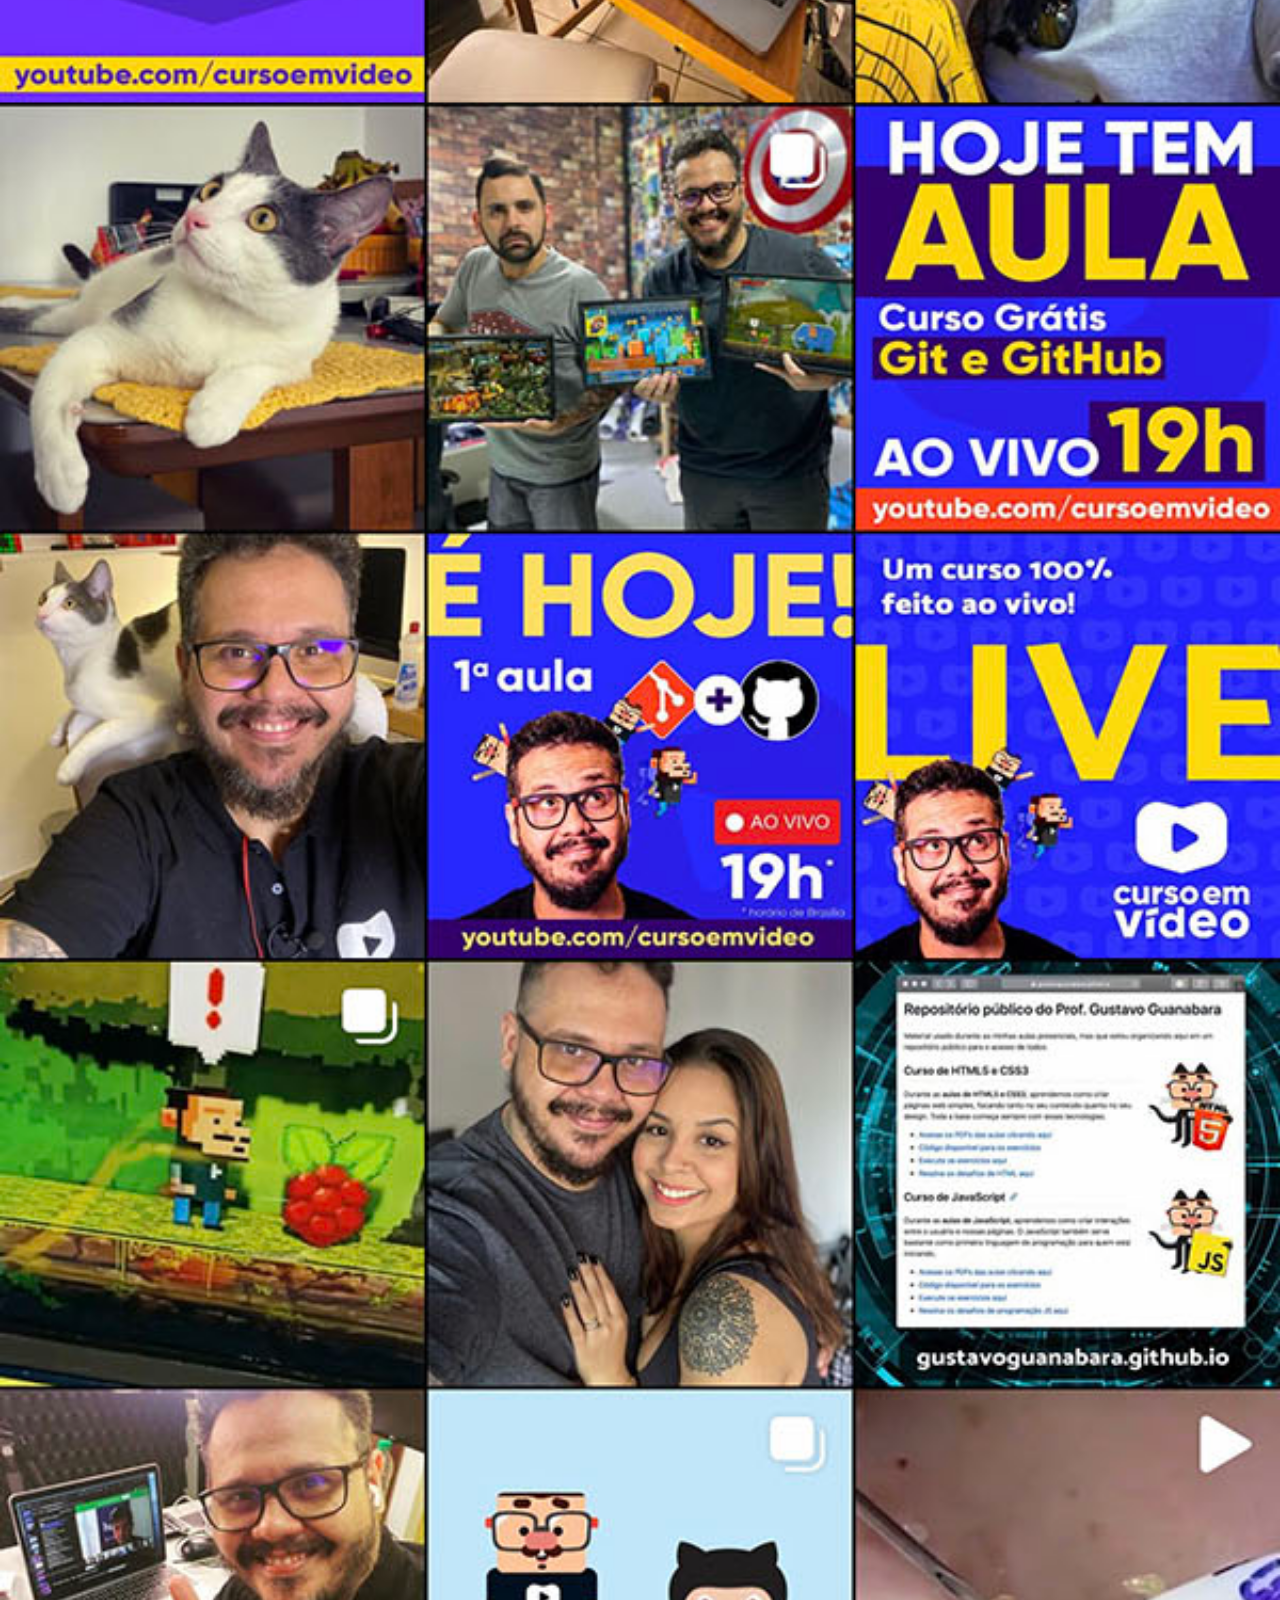
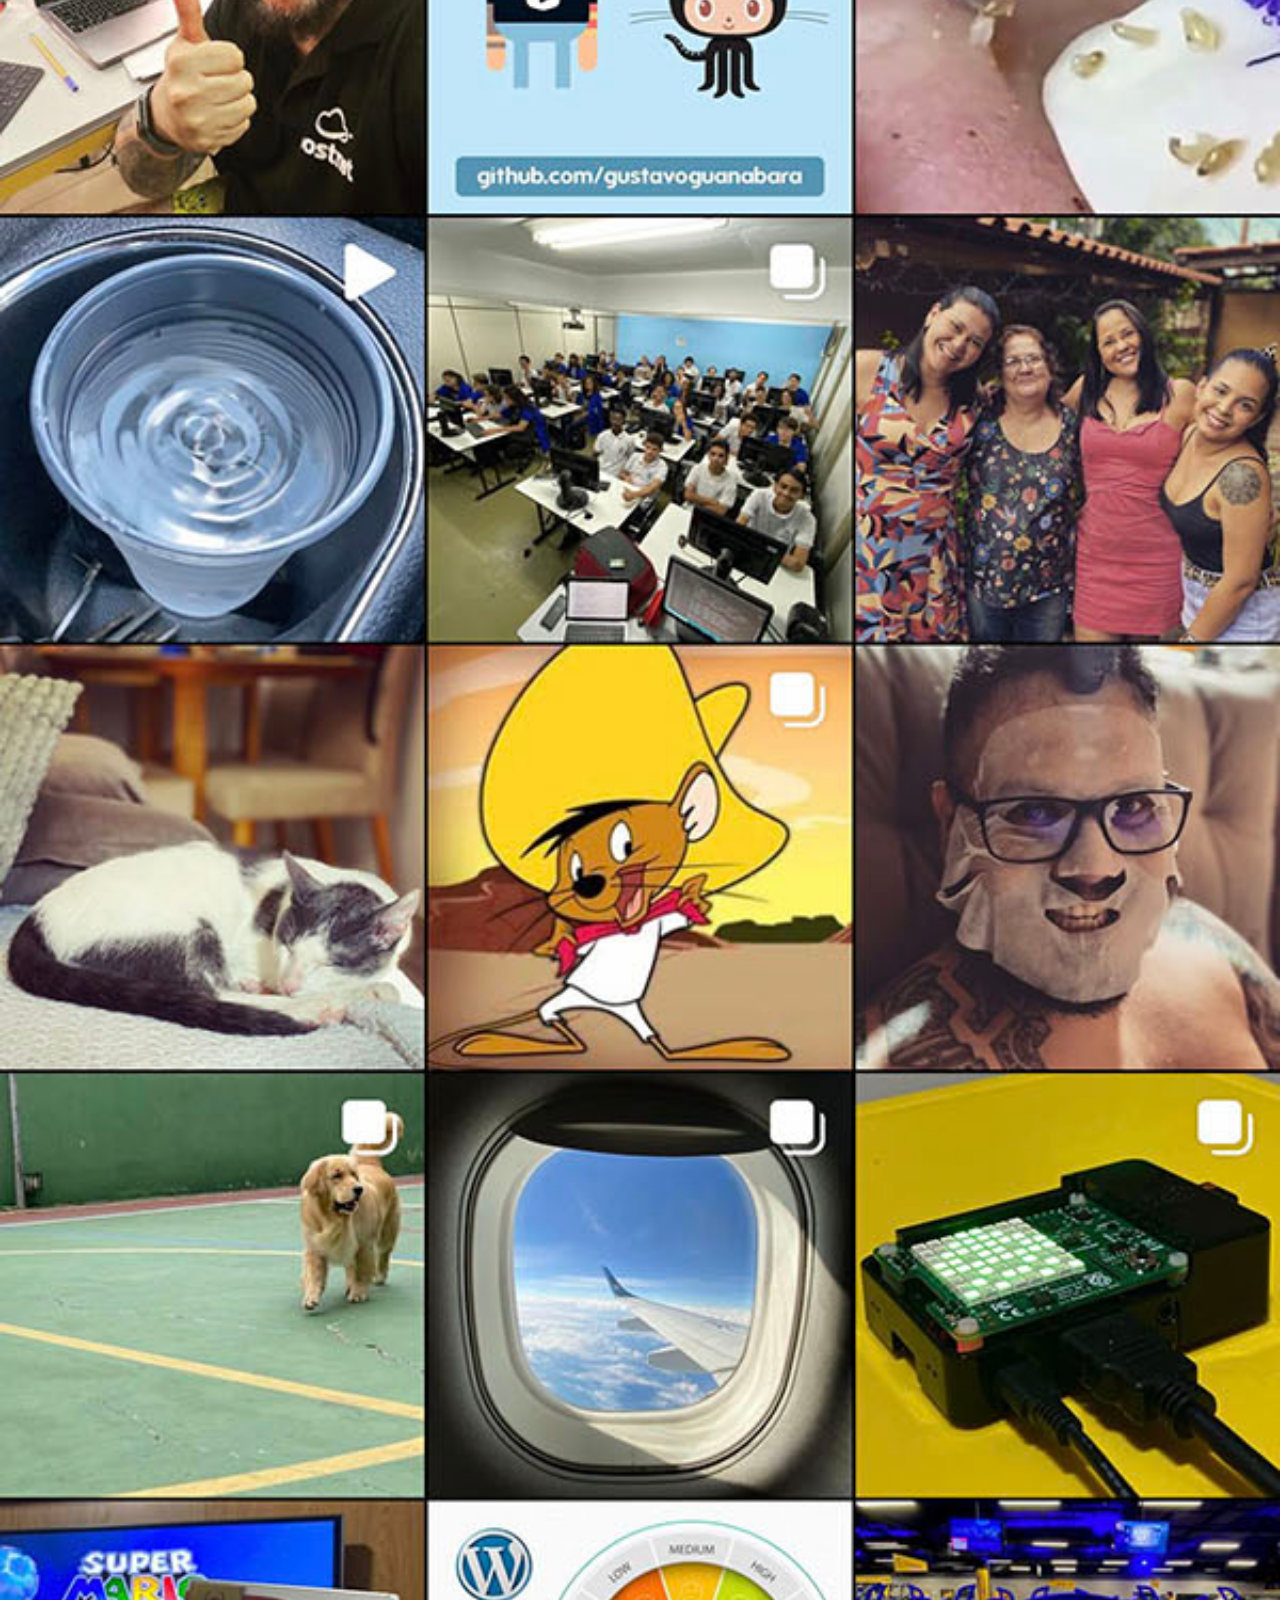
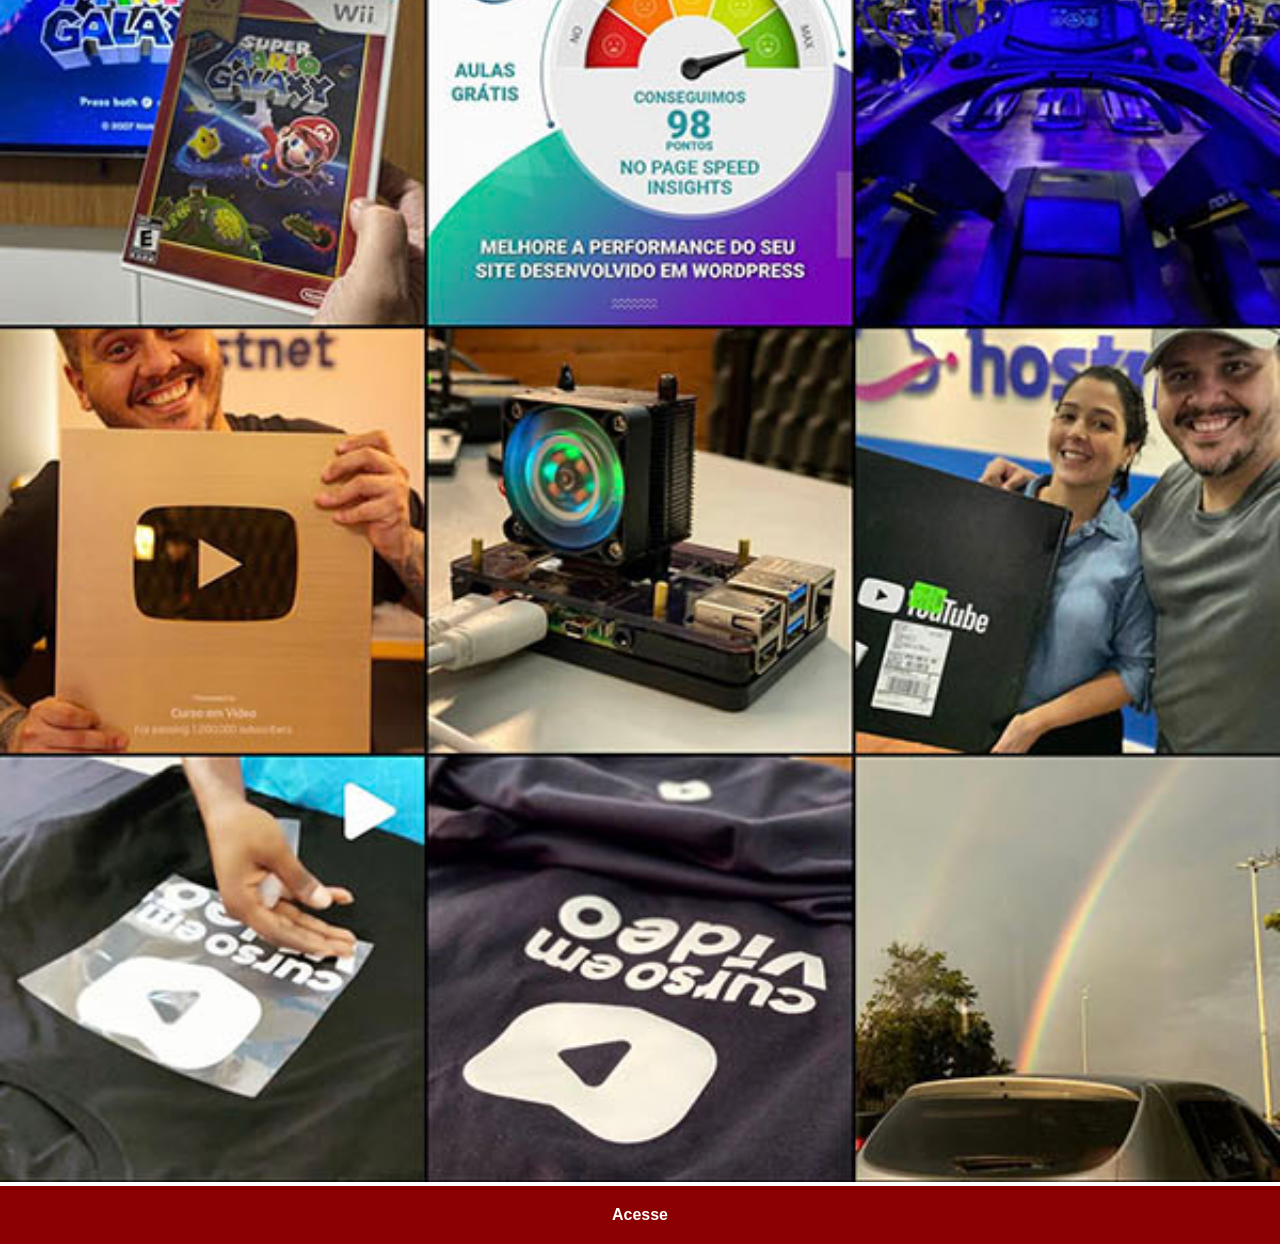
<file: PaginasExtras/instagram.html>
<!DOCTYPE html>
<html lang="en">
<head>
    <meta charset="UTF-8">
    <meta name="viewport" content="width=device-width, initial-scale=1.0">
    <title>Document</title>
    <style>

        *{
            margin: 0px;
            padding: 0px;
            font-family: Arial, Helvetica, sans-serif;
        }
        
        a {
            text-align: center;
            background-color: darkred;
            display: block;
            font-weight: bolder;
            text-decoration: none;
            color: white;
            padding: 20px;
           
        }

        img {
            width: 100%;
            
        }
    </style>
</head>
<body>
    <img src="../imagens/tela-instagram.jpg" alt="">
    <a href="">Acesse</a>
</body>
</html>
</file>
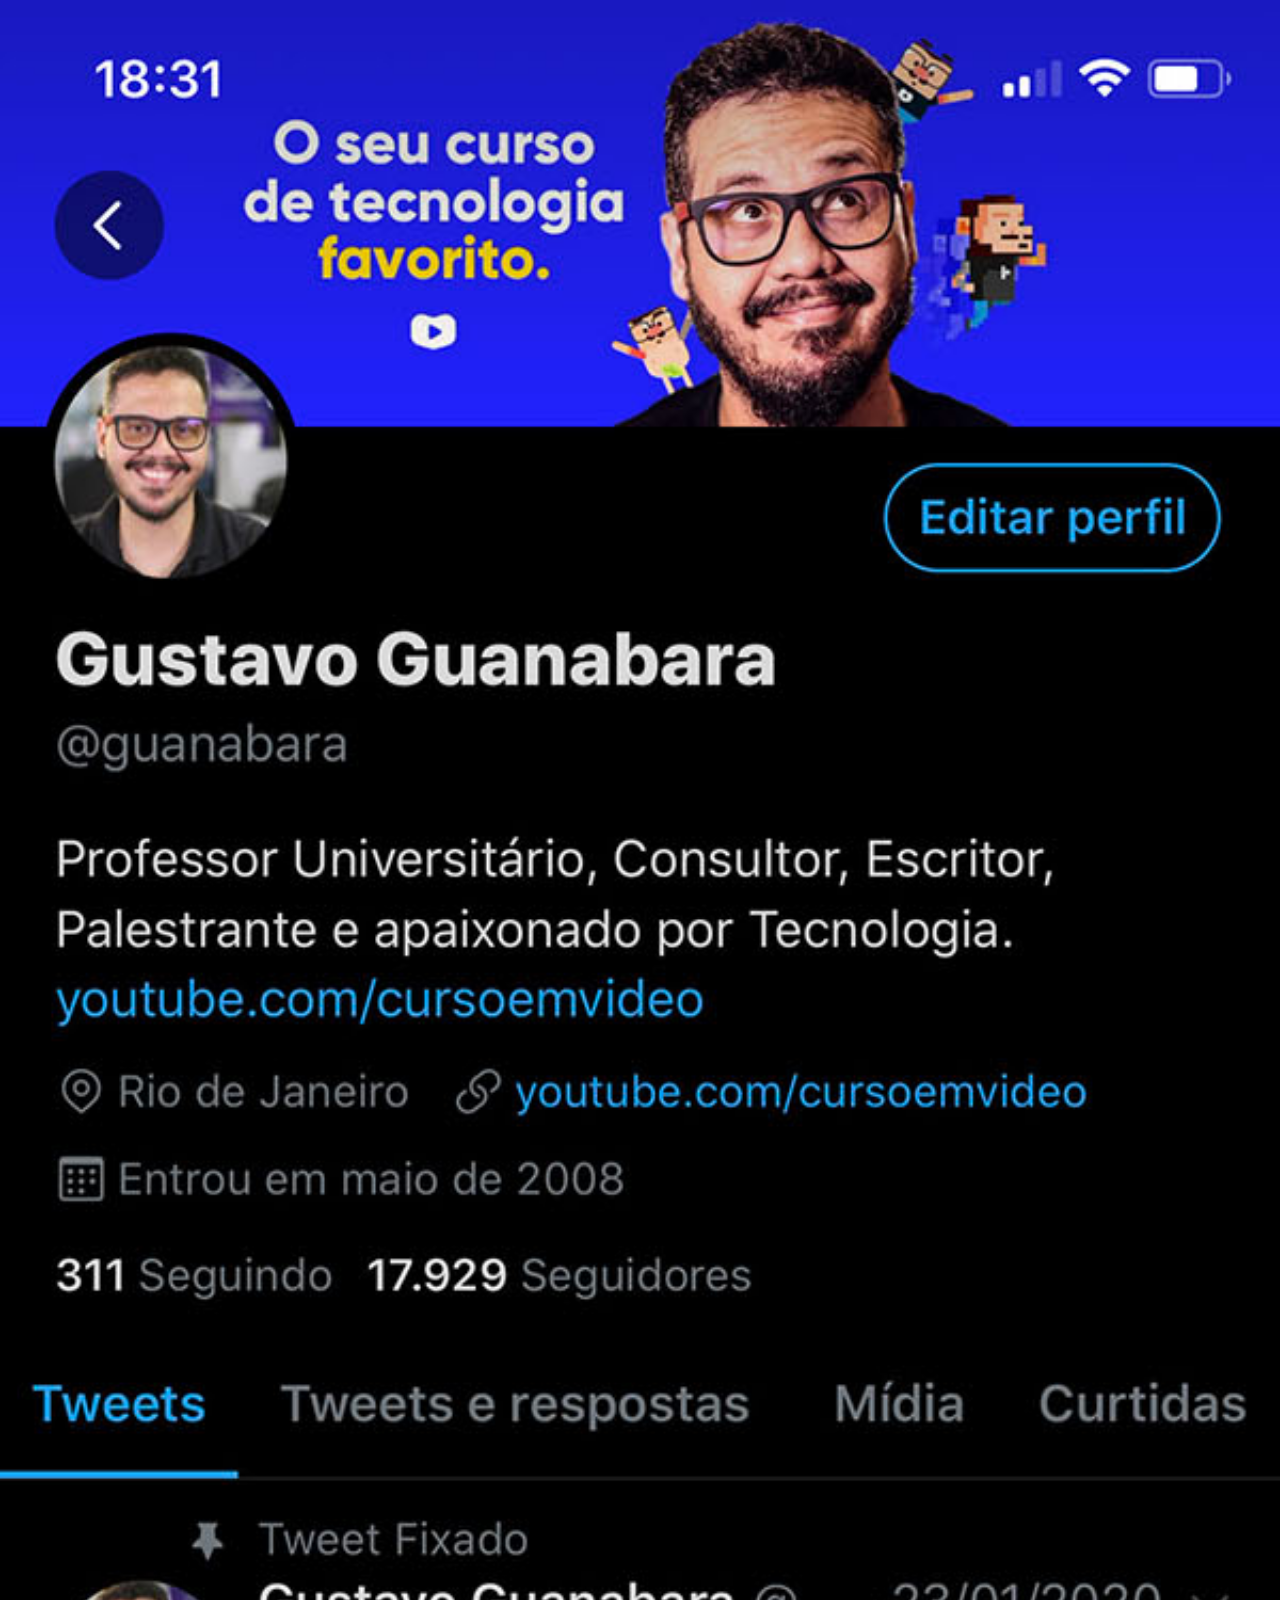
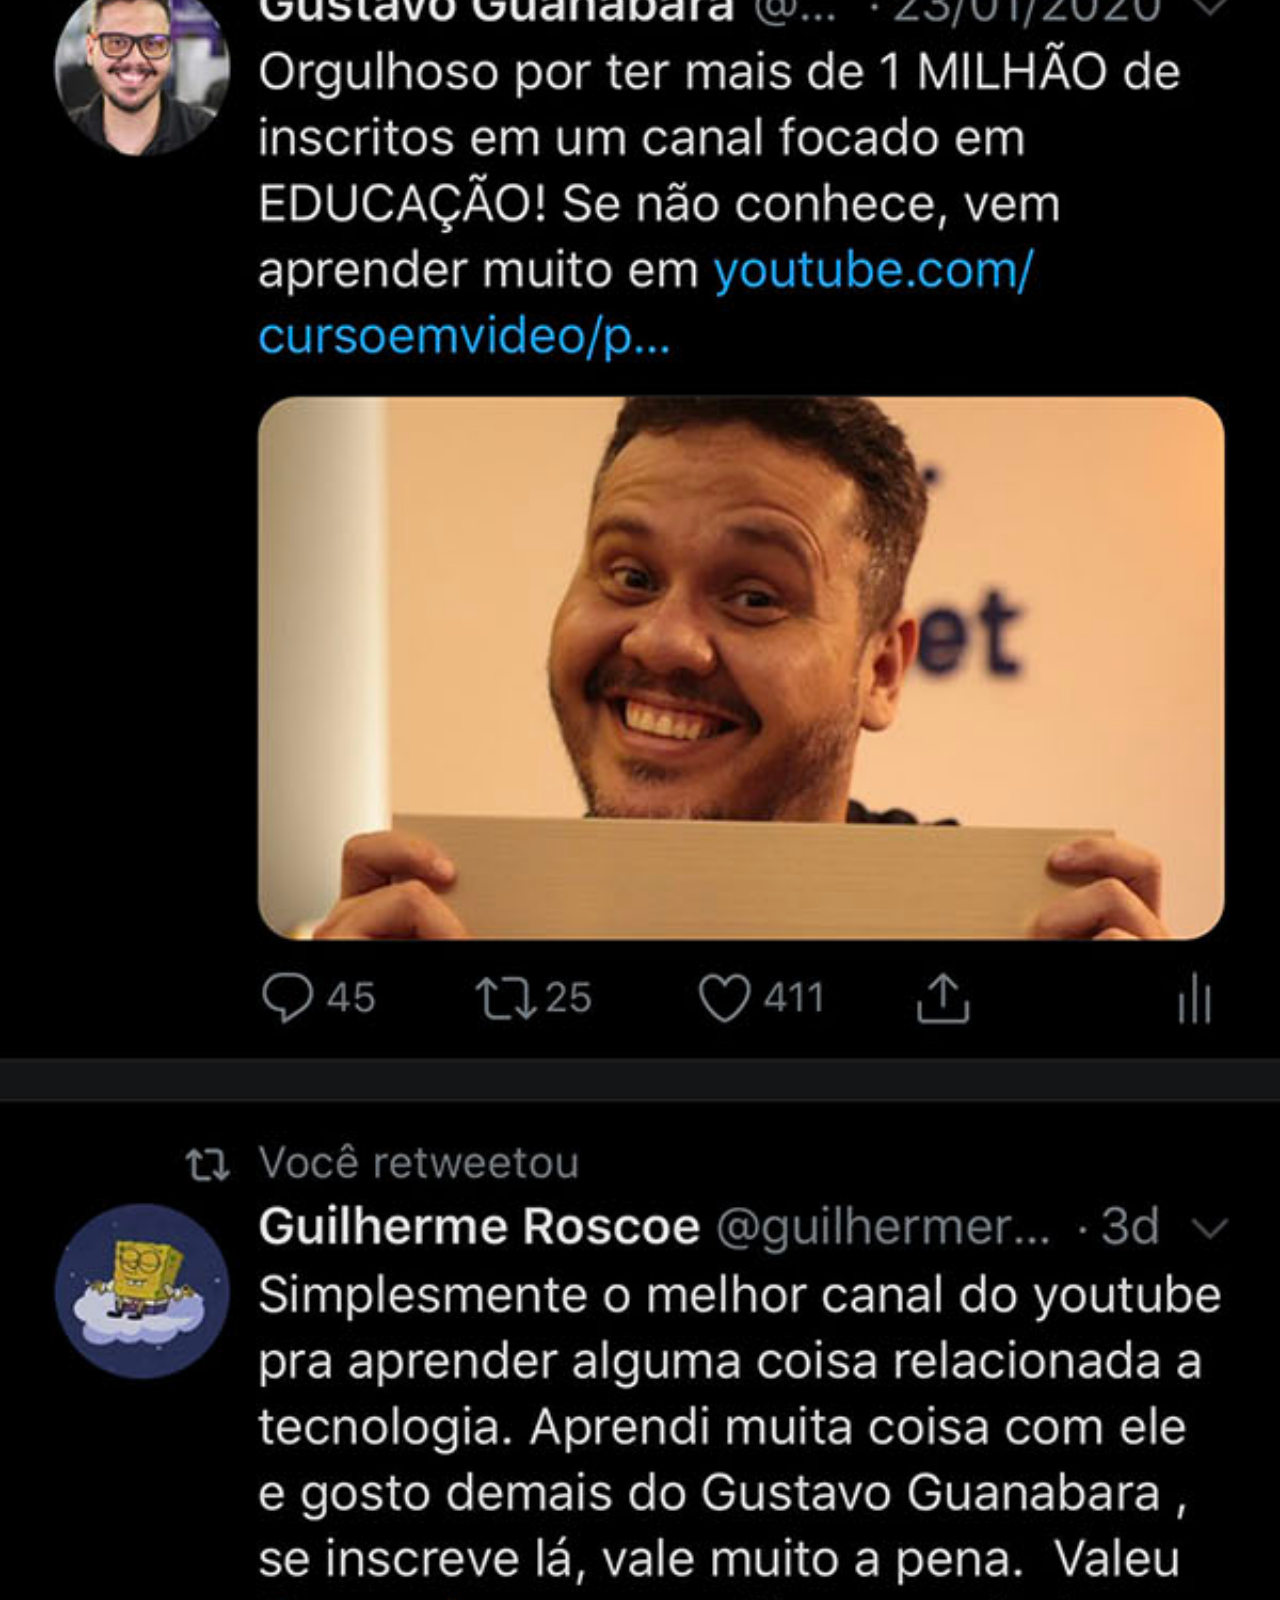
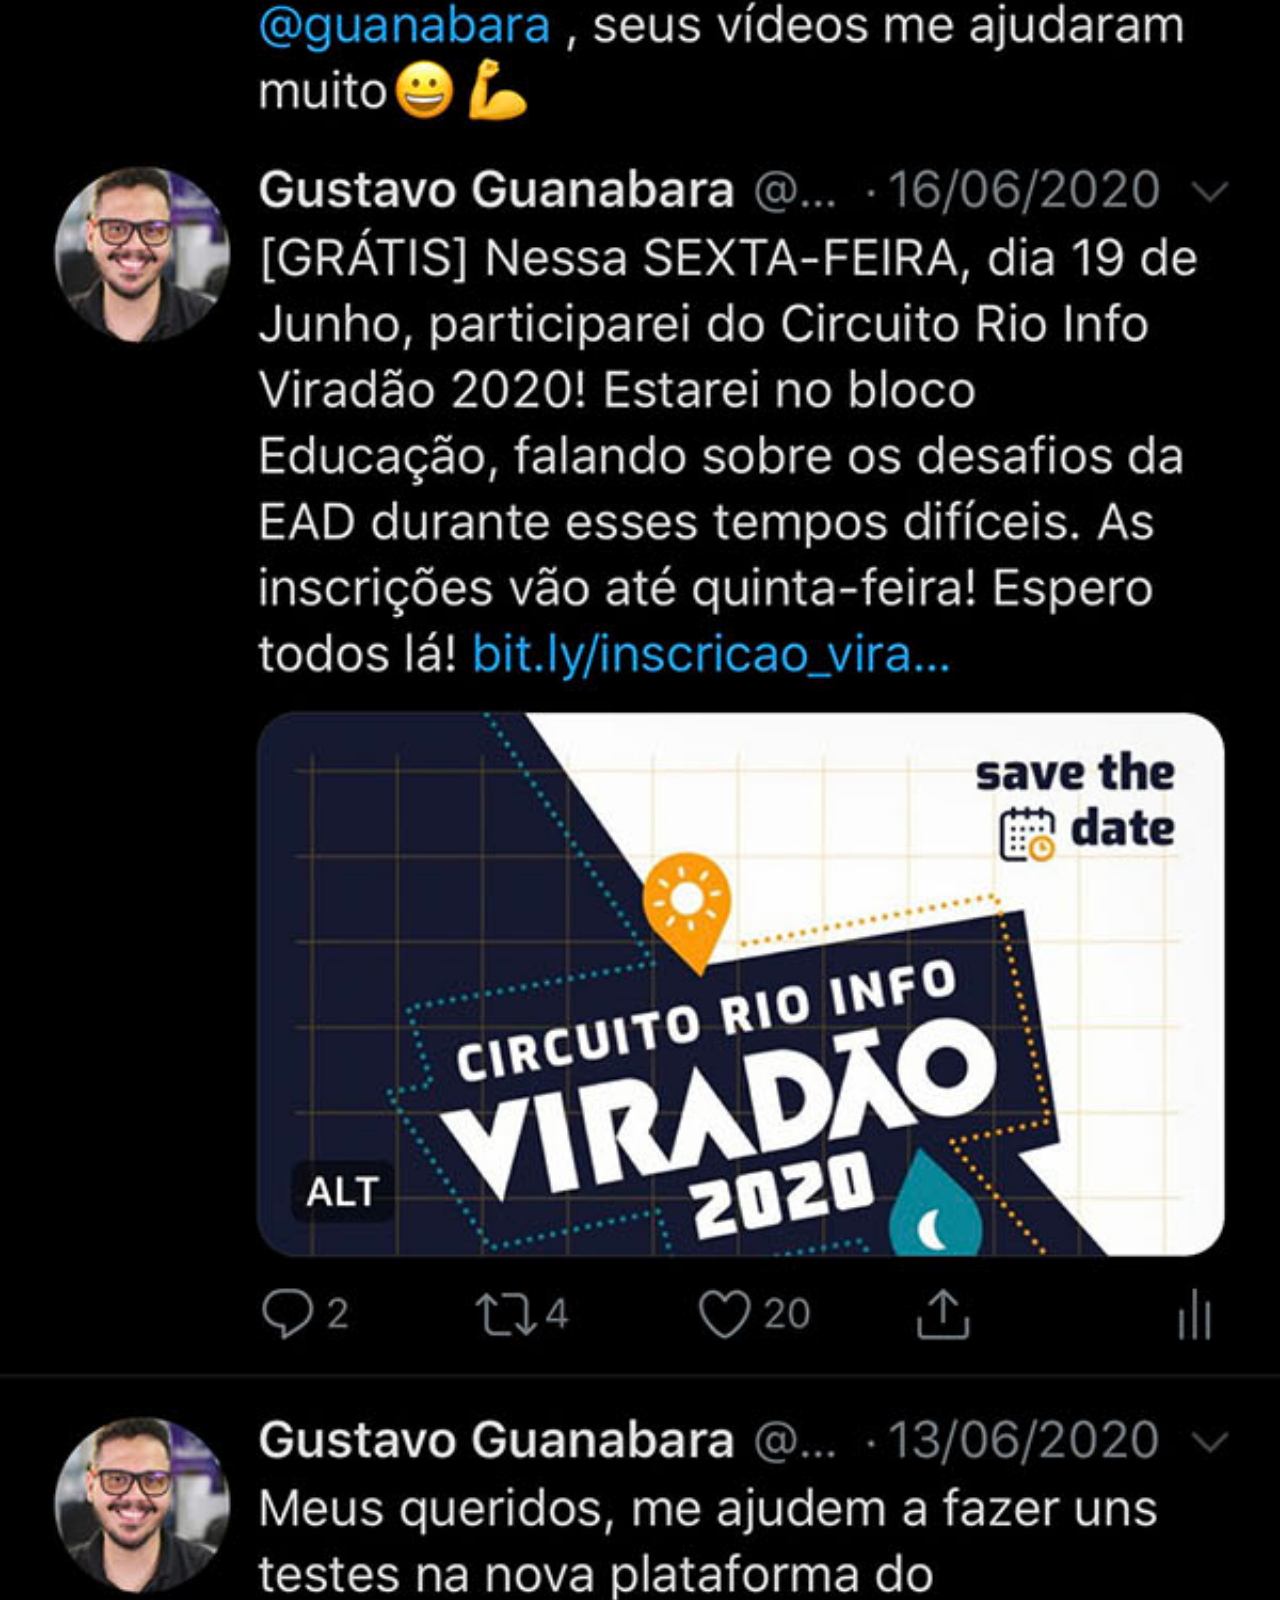
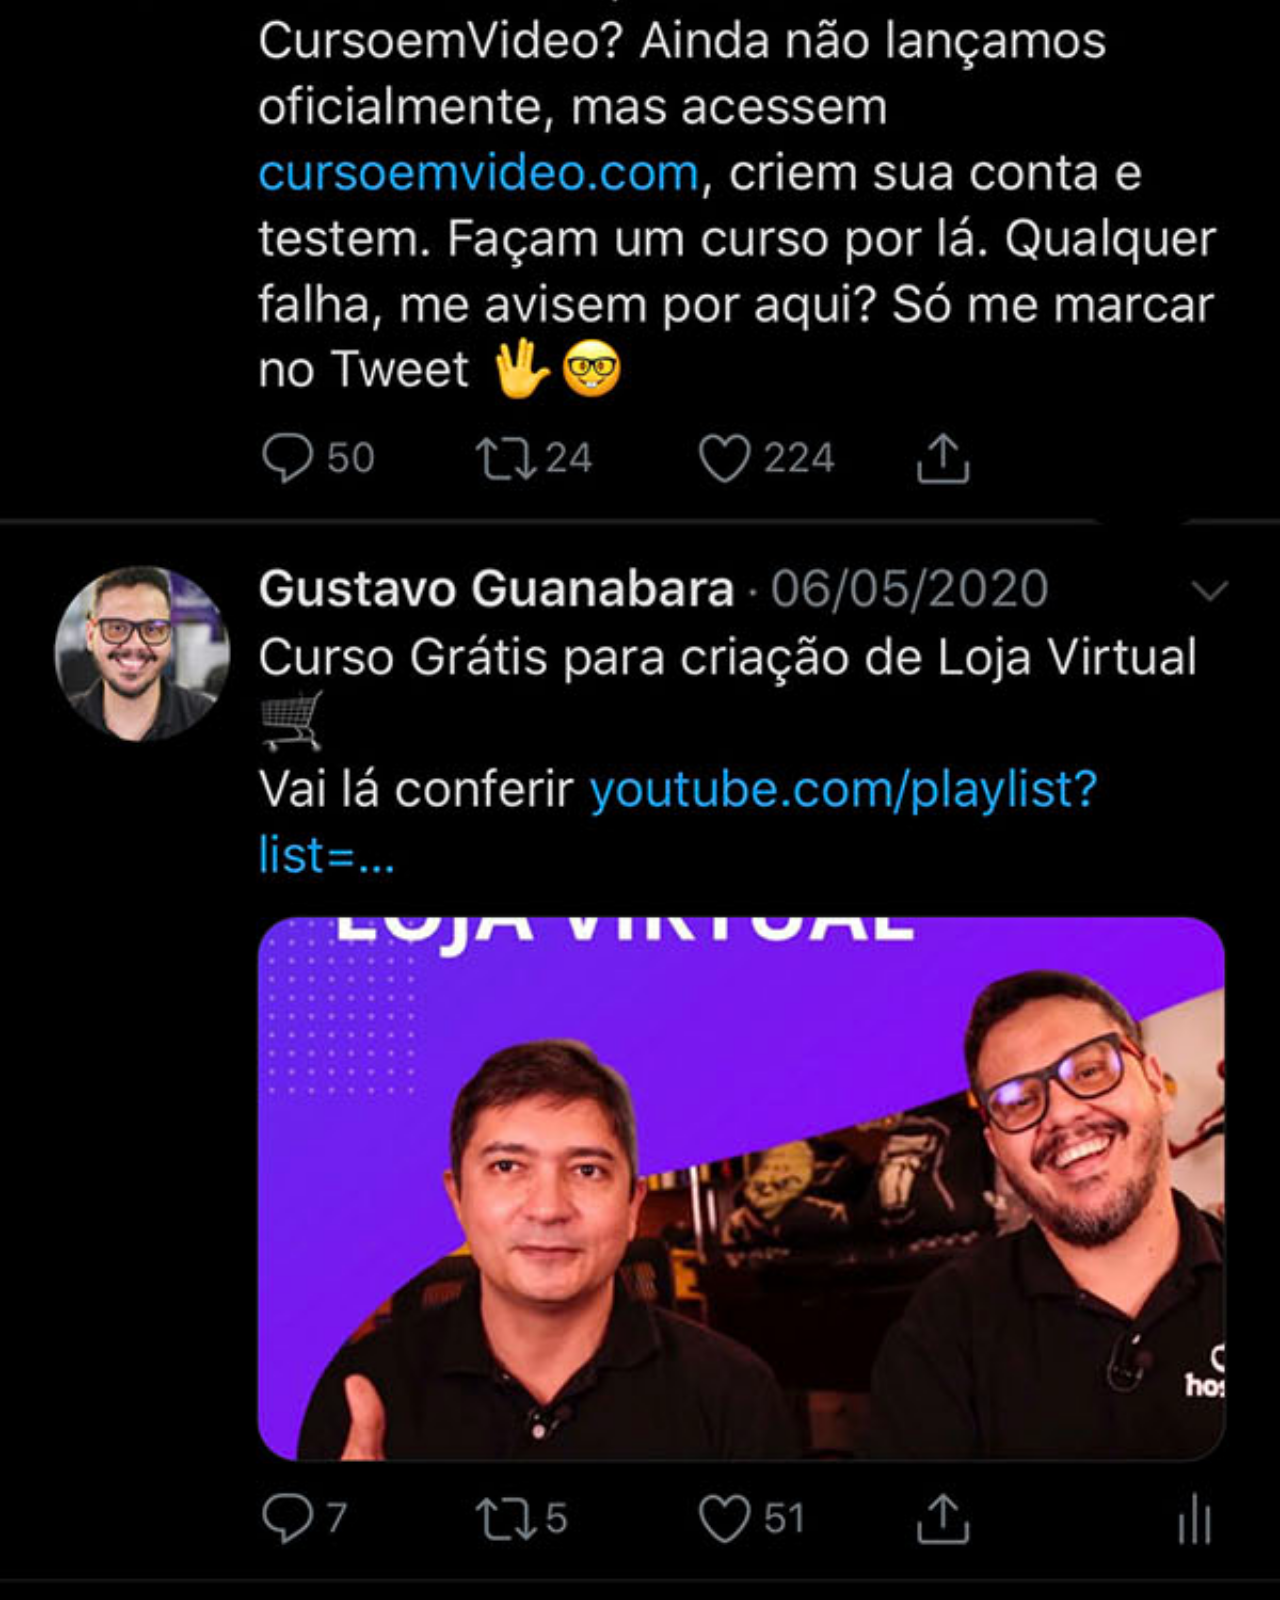
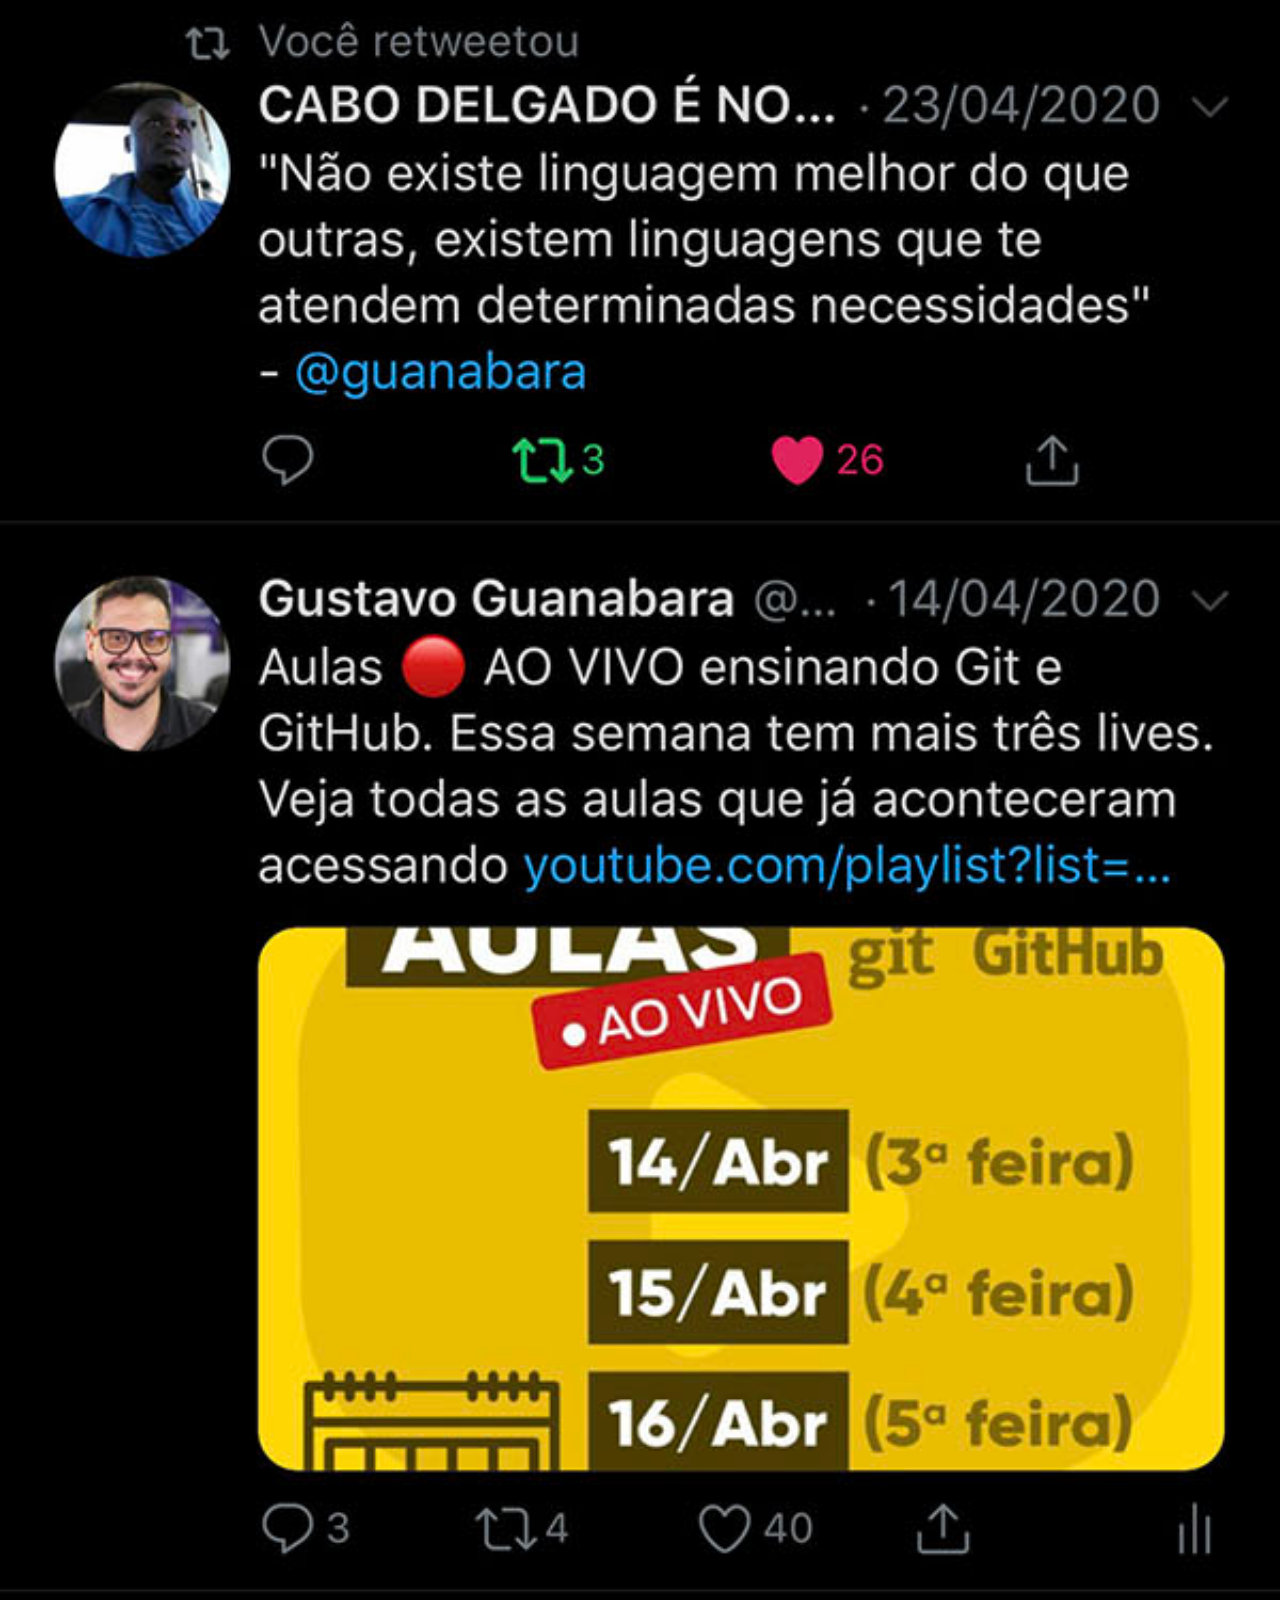
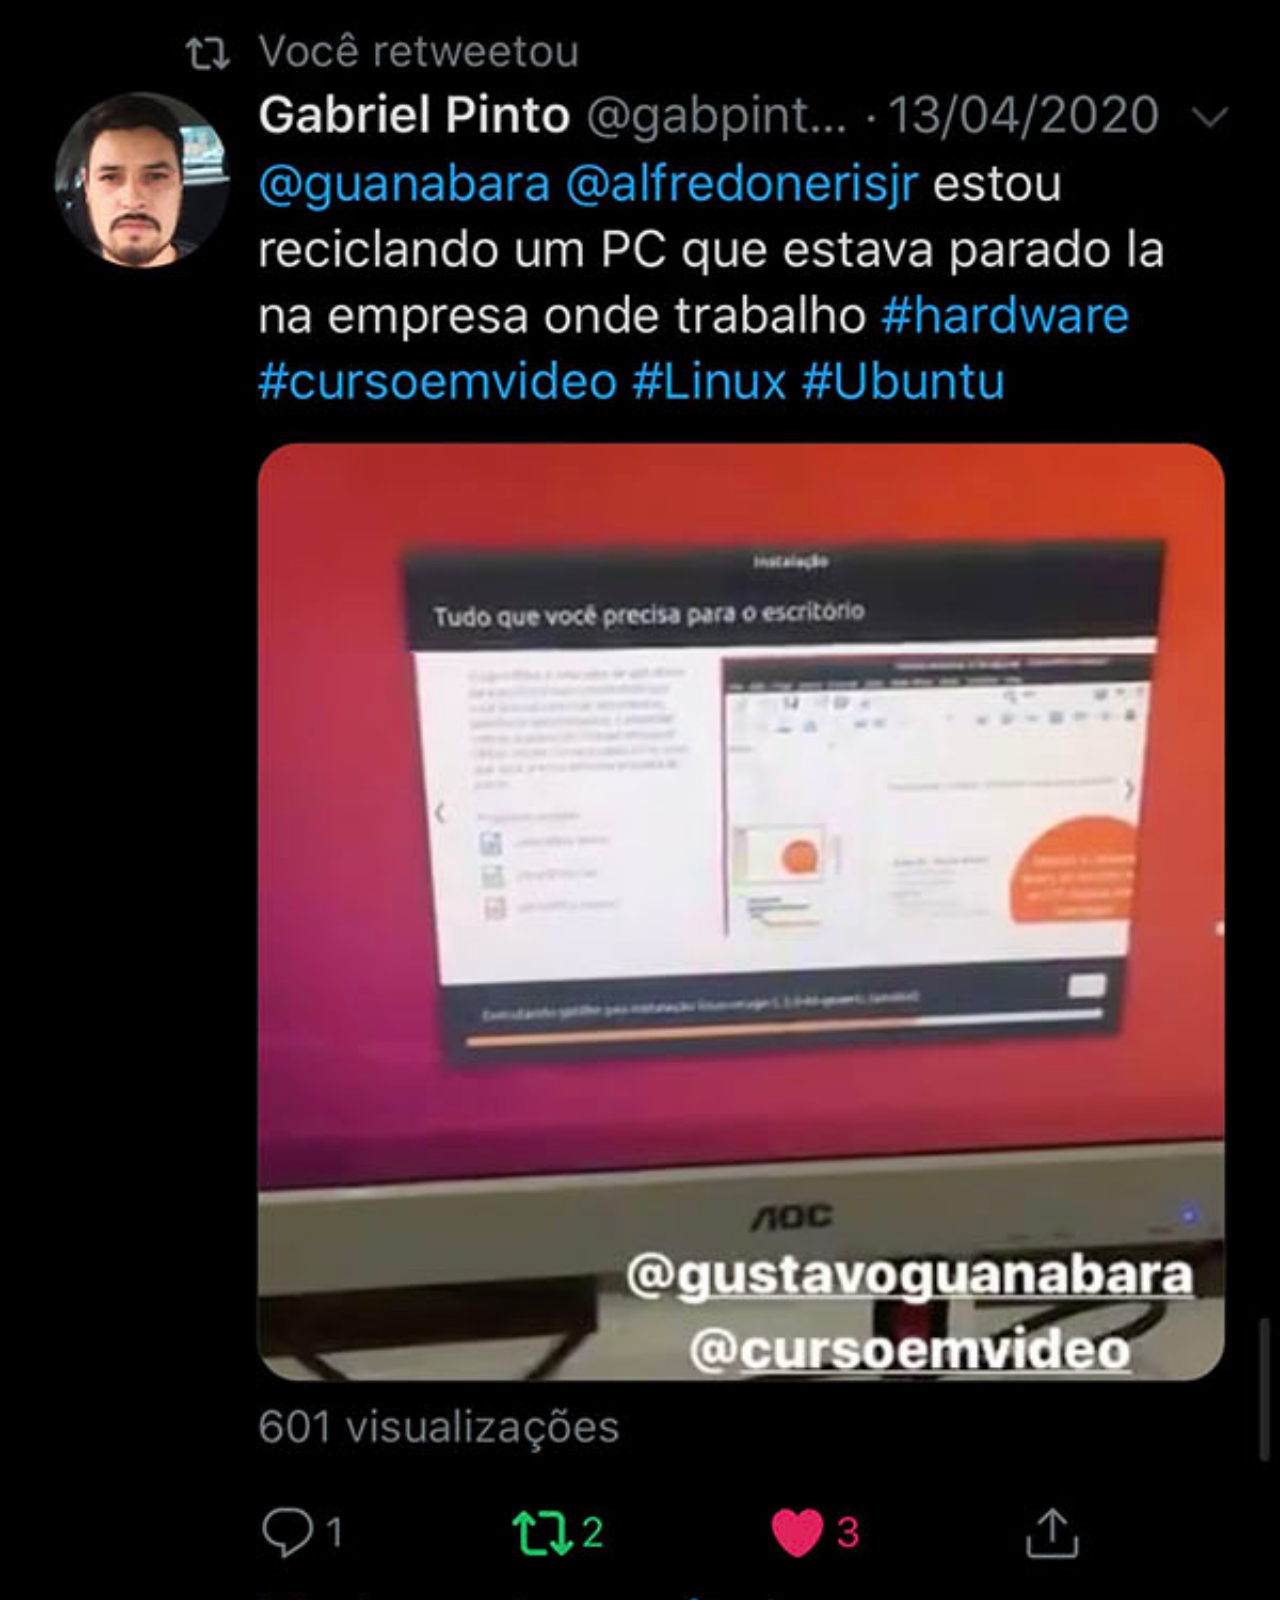
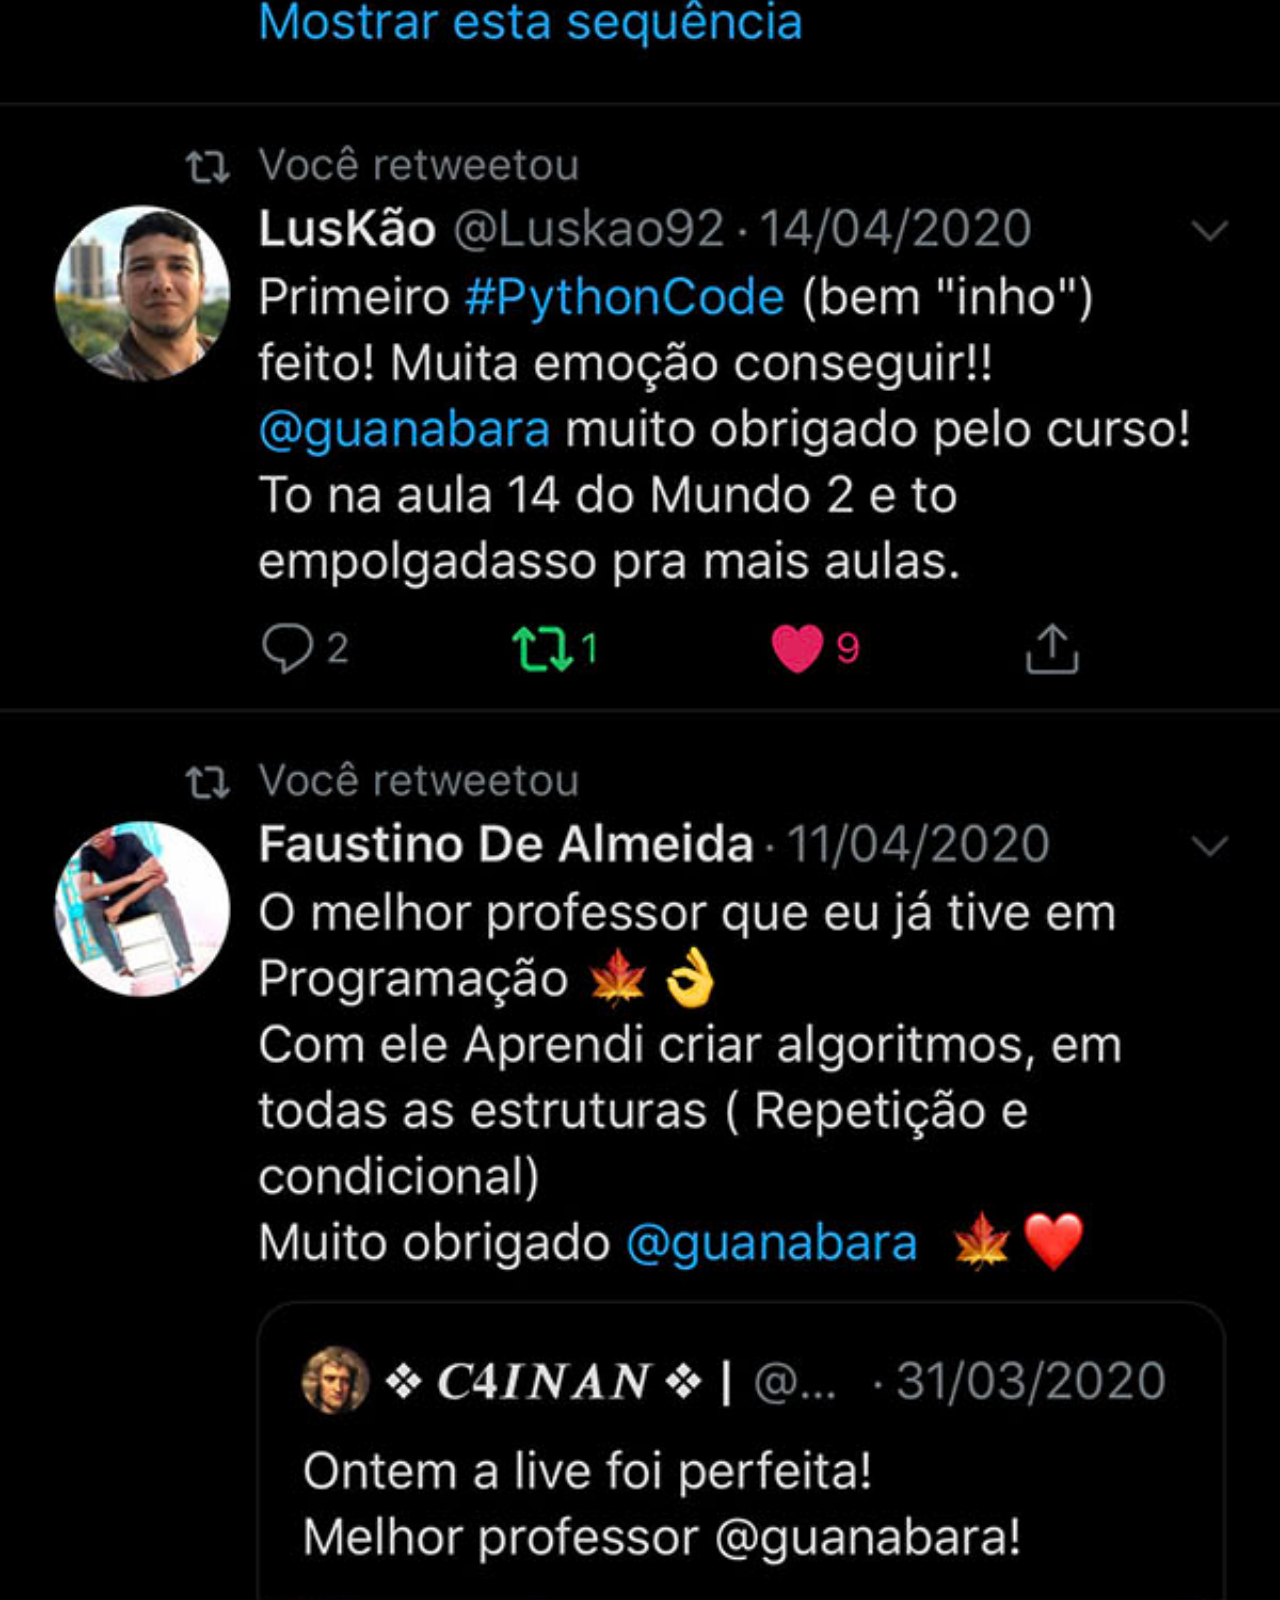
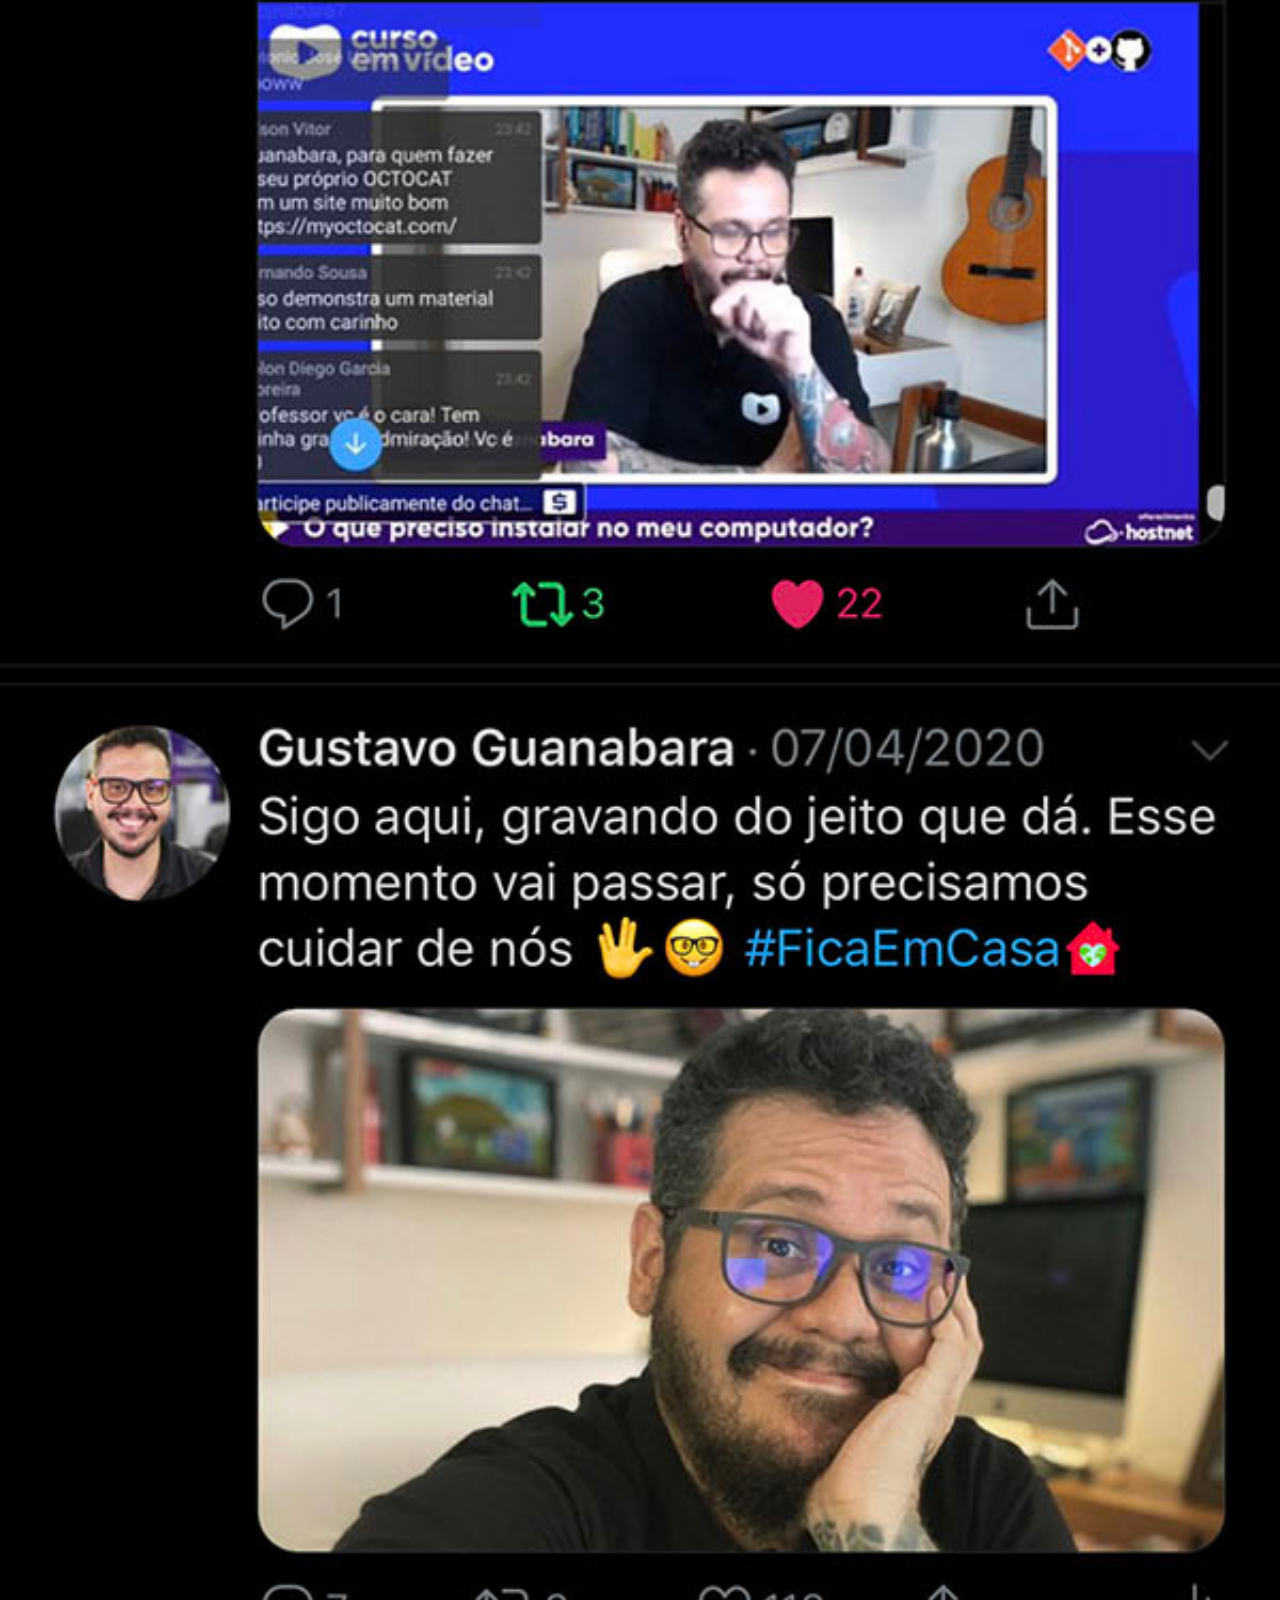
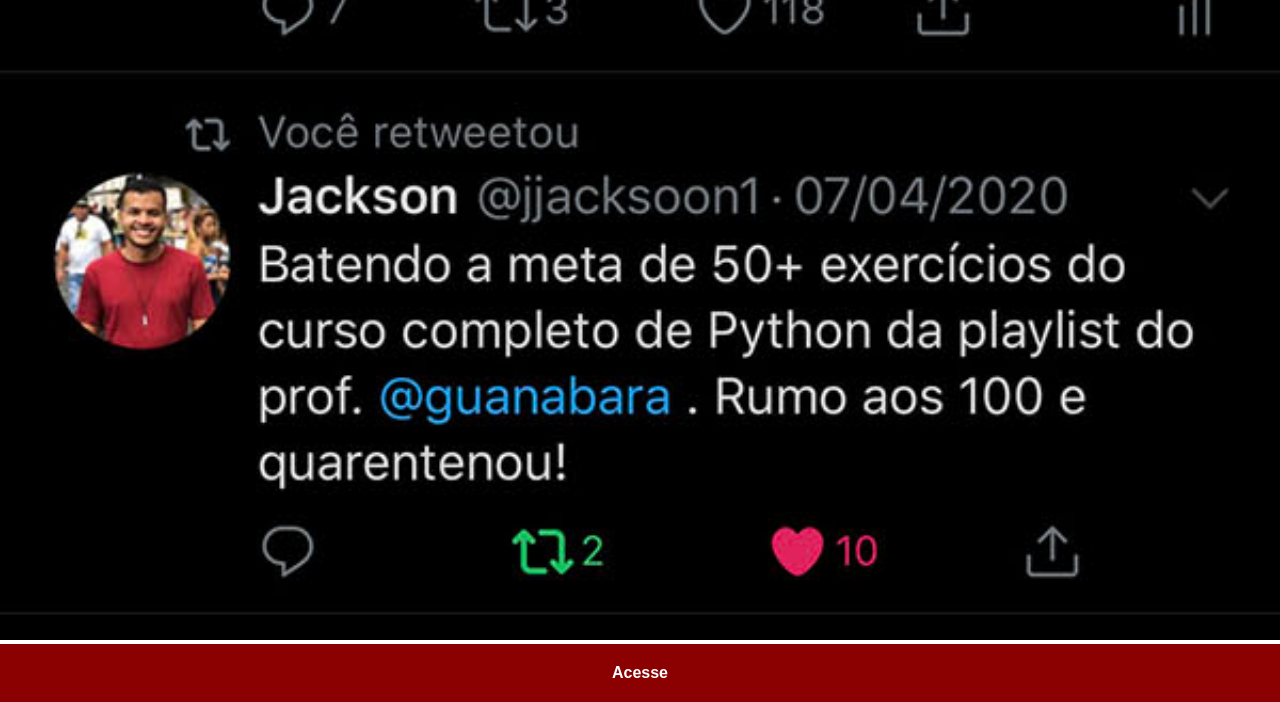
<file: PaginasExtras/twt.html>
<!DOCTYPE html>
<html lang="en">
<head>
    <meta charset="UTF-8">
    <meta name="viewport" content="width=device-width, initial-scale=1.0">
    <title>Document</title>
    <style>

        *{
            margin: 0px;
            padding: 0px;
            font-family: Arial, Helvetica, sans-serif;
        }
        
        a {
            text-align: center;
            background-color: darkred;
            display: block;
            font-weight: bolder;
            text-decoration: none;
            color: white;
            padding: 20px;
           
        }

        img {
            width: 100%;
            
        }
    </style>
</head>
<body>
    <img src="../imagens/tela-twitter.jpg" alt="">
    <a href="">Acesse</a>
</body>
</html>
</file>
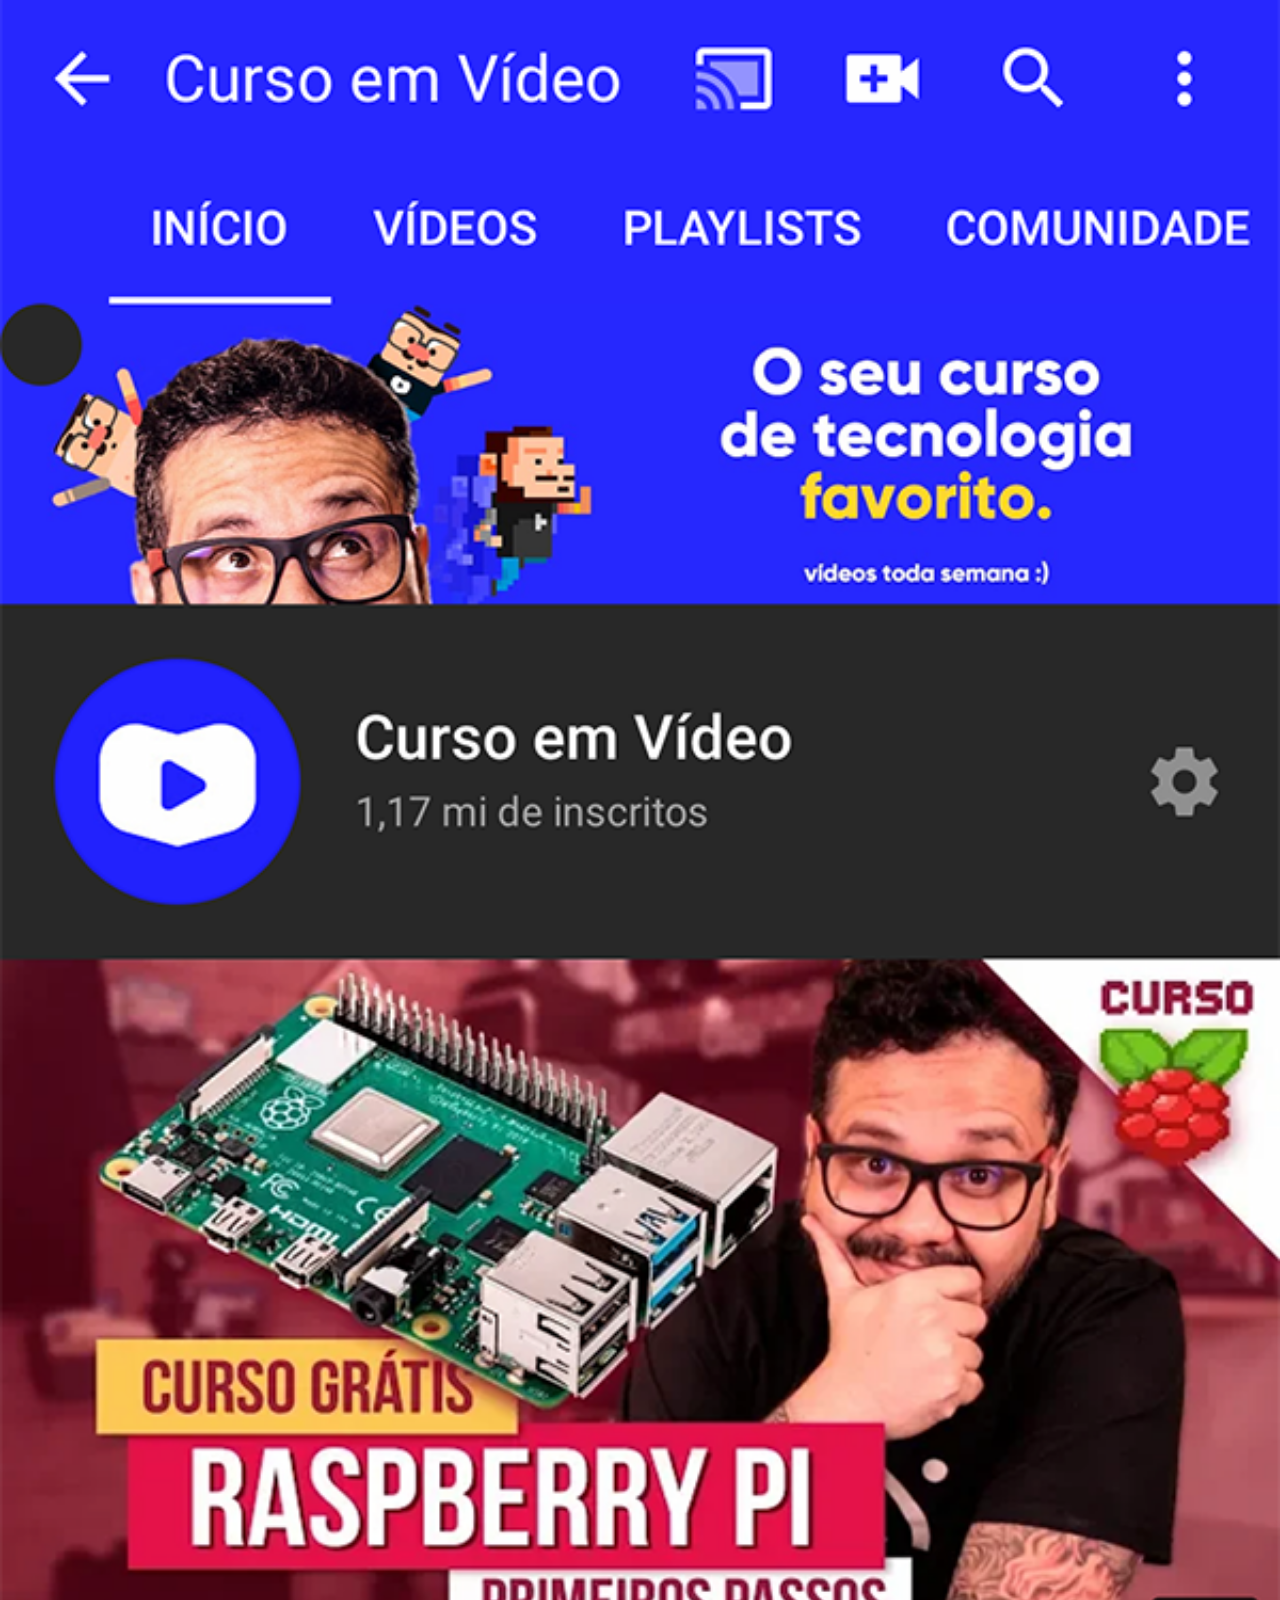
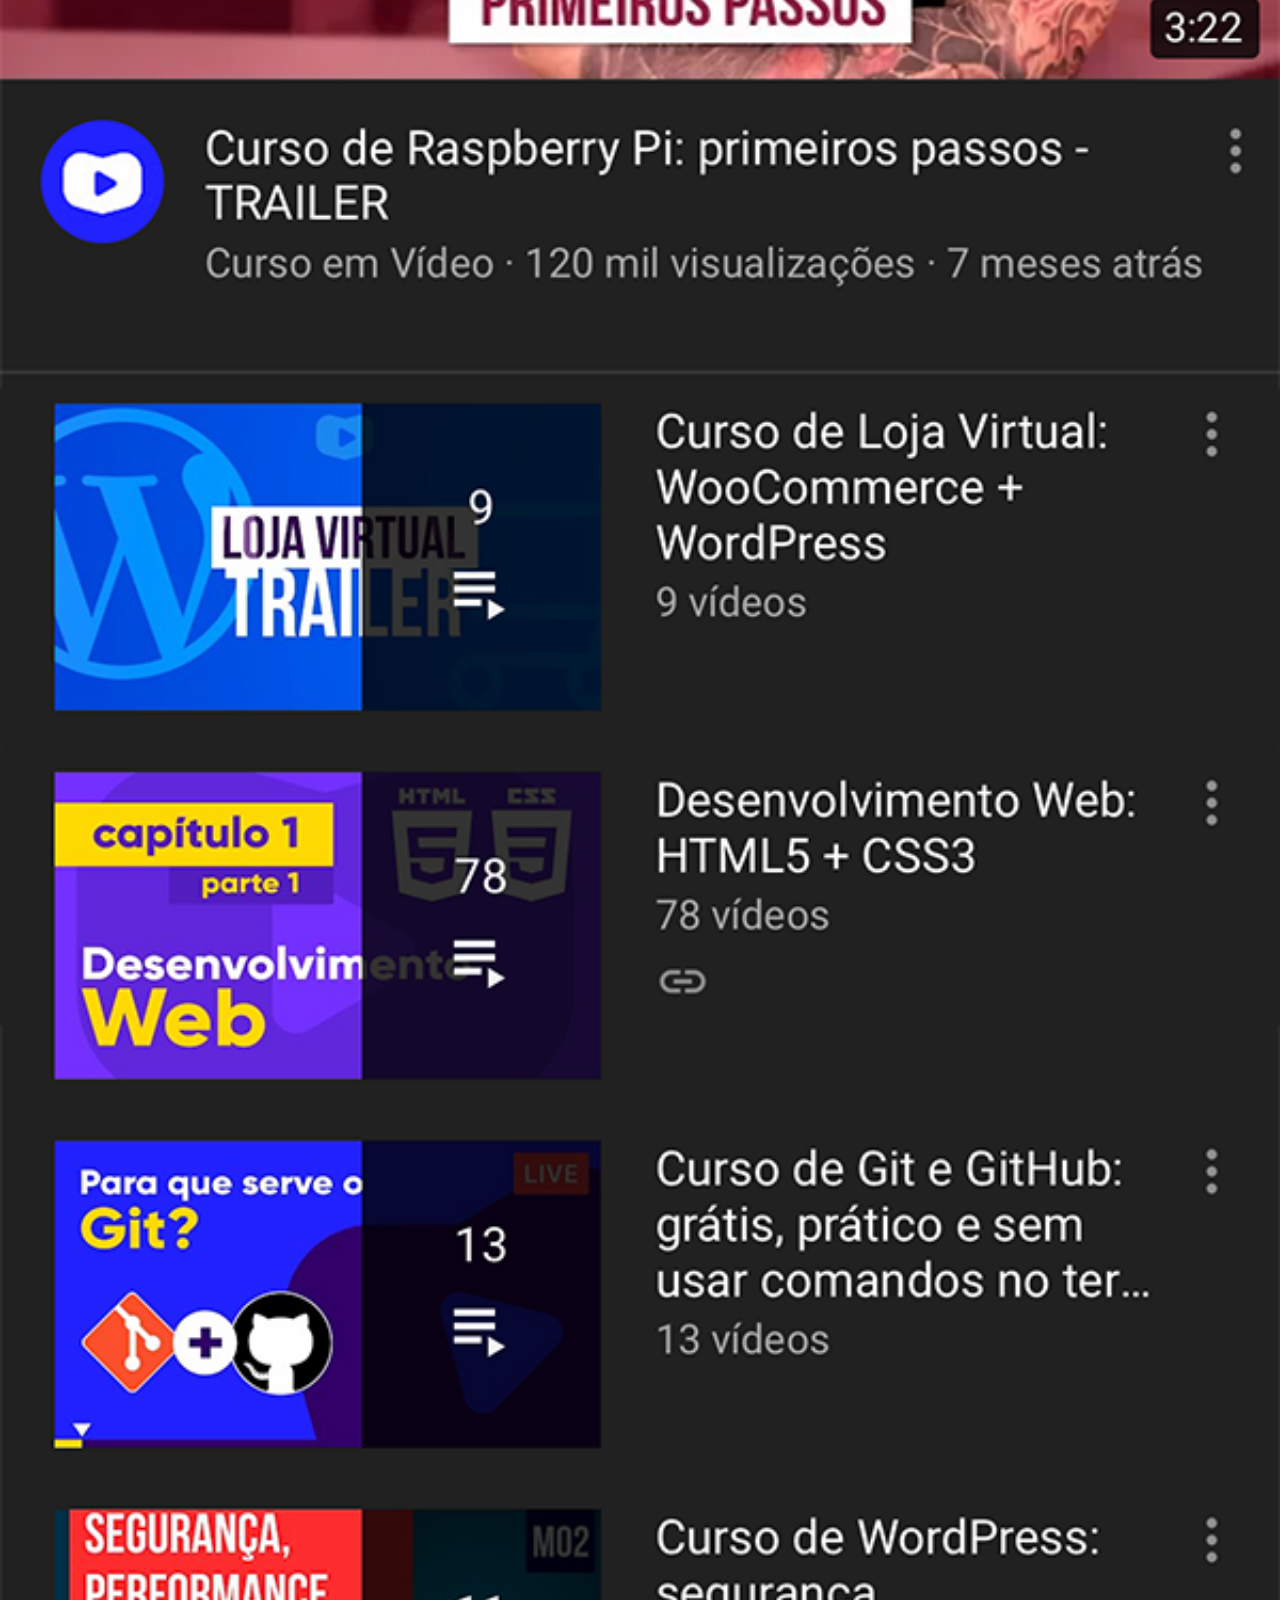
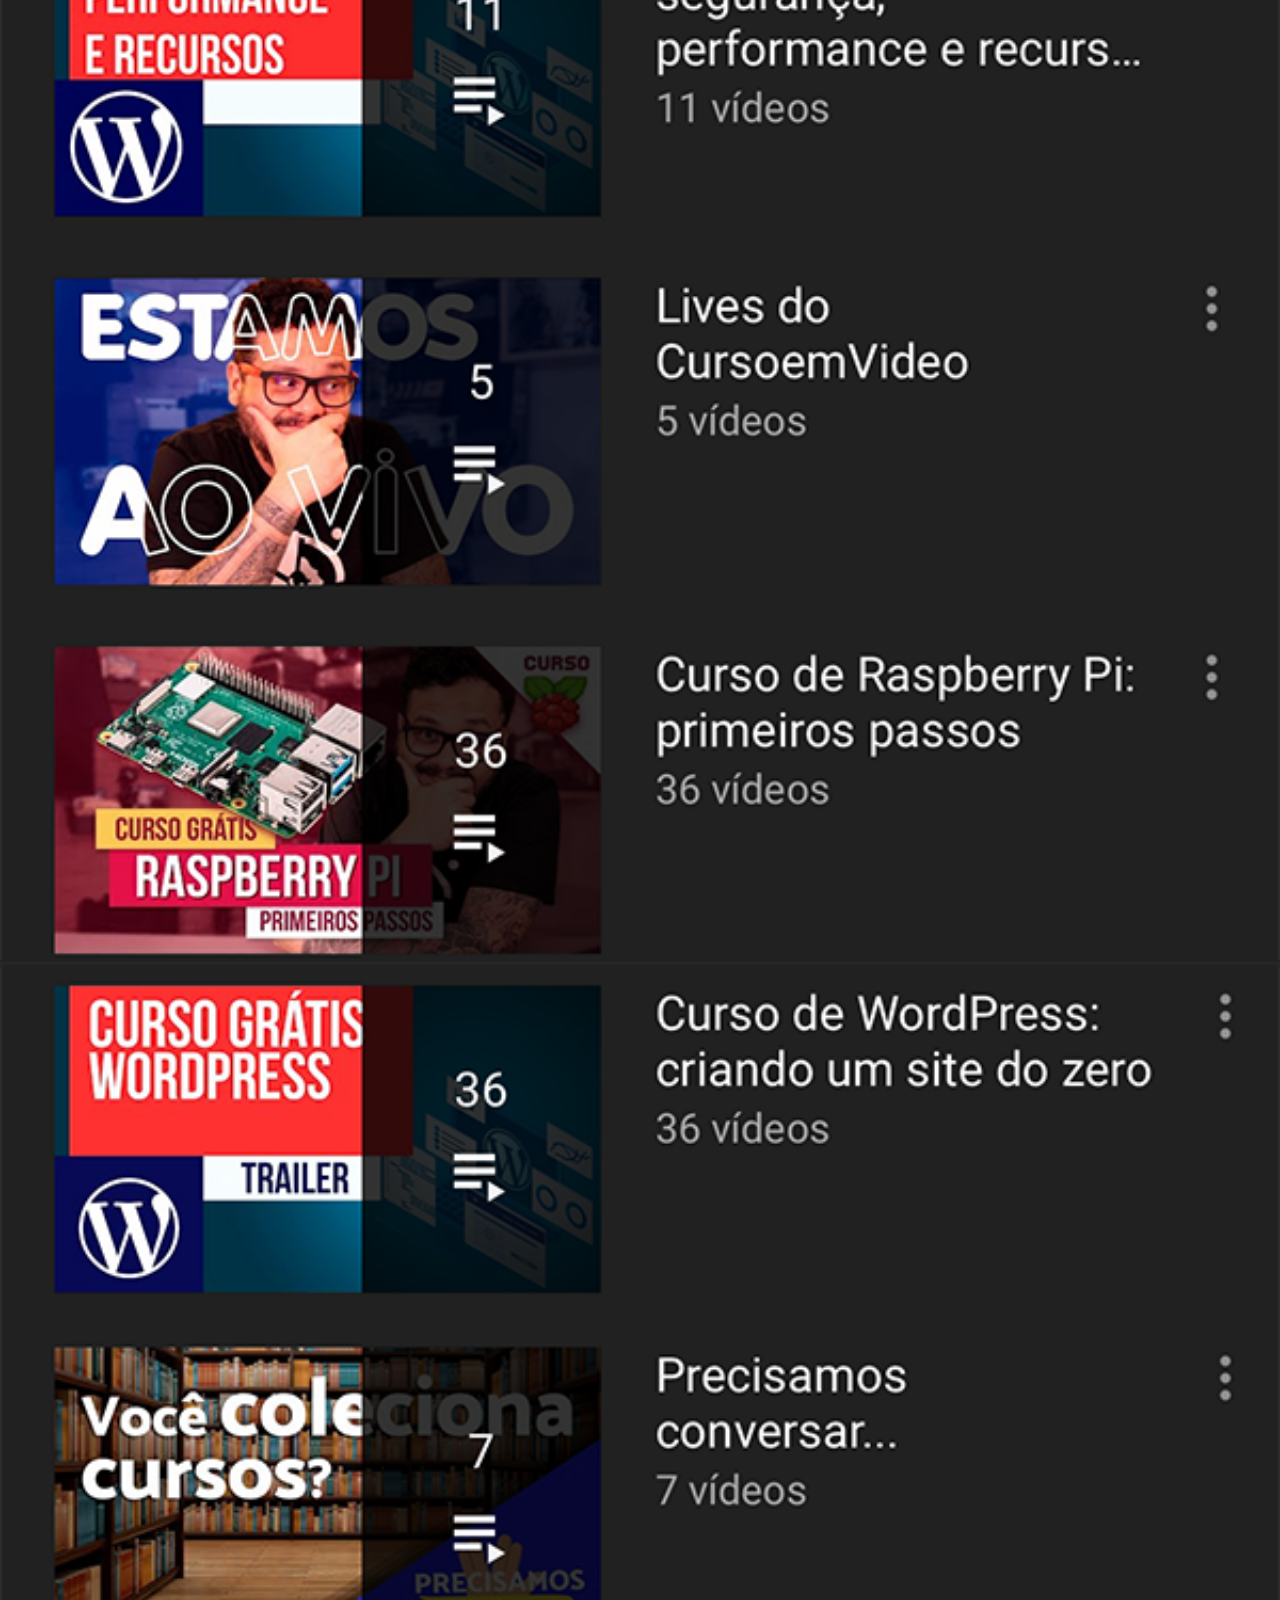
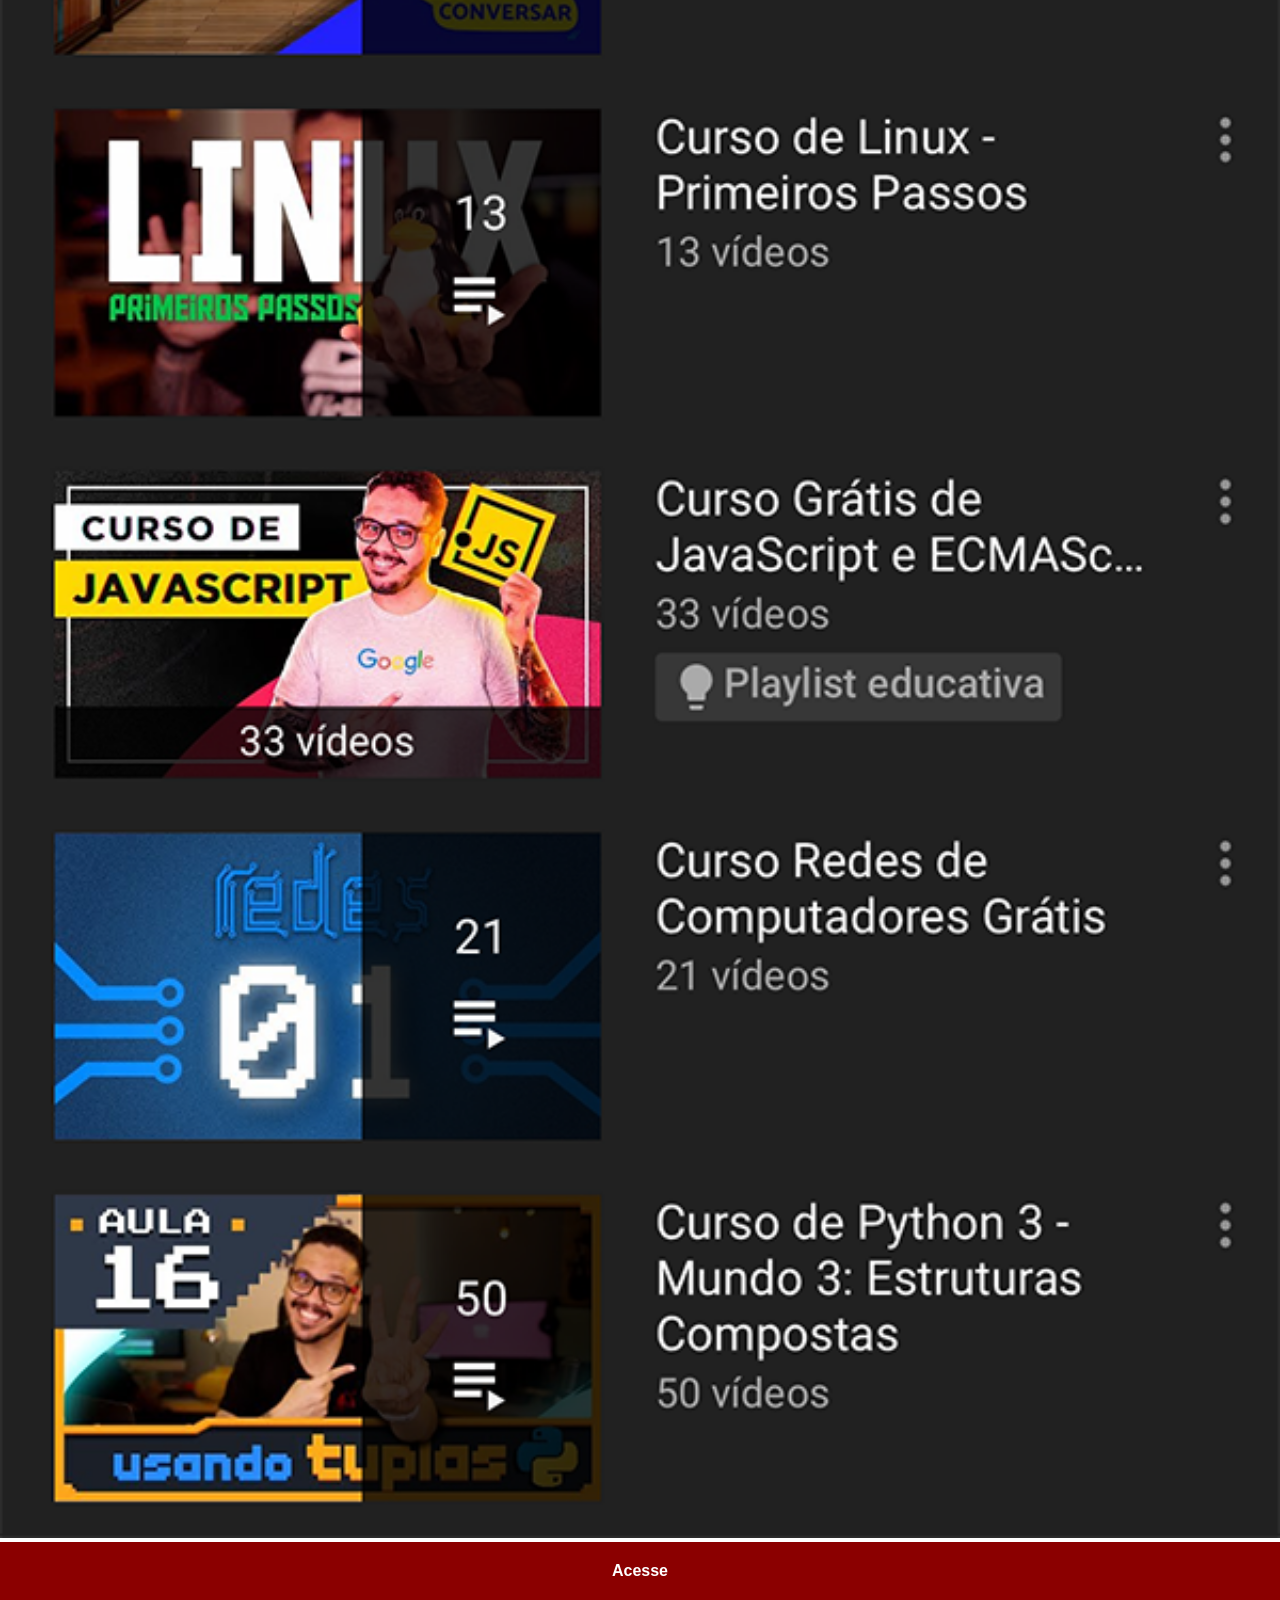
<file: PaginasExtras/youtube.html>
<!DOCTYPE html>
<html lang="en">
<head>
    <meta charset="UTF-8">
    <meta name="viewport" content="width=device-width, initial-scale=1.0">
    <title>Document</title>
    <style>
        *{
            margin: 0px;
            padding: 0px;
            font-family: Arial, Helvetica, sans-serif;
        }
        
        a {
            text-align: center;
            background-color: darkred;
            display: block;
            font-weight: bolder;
            text-decoration: none;
            color: white;
            padding: 20px;
           
        }

        img {
            width: 100%;
            
        }
    </style>
    </style>
</head>
<body>
    <img src="../imagens/tela-youtube.png" alt="">
    <a href="">Acesse</a>
</body>
</html>
</file>
<file: estilos/style.css>
*{
    margin: 0px;
    padding: 0px;
}



body {
    background-image: url(../imagens/fundo-madeira.jpg);
    background-repeat: no-repeat;
    background-position: top center;
    background-size: cover;
    background-attachment: fixed;
}
main {
    
    height: 100vh;
    position: relative;
    
}

section#telefone { 
    position: absolute;
    top: 50%;
    left: 50%;
    transform: translate(-50%, -50%);
    background-image: url(../imagens/frame-iphone.png);
    background-attachment: fixed;
    background-repeat: no-repeat;
    width: 312px;
    height: 617px;
}




section#telefone iframe {
    position: absolute;
    top: 80px;
    left: 22px;
    width: 269px;
    height: 471px;
    
}
section#redes {
    text-align: right;
}
section#redes img {
    width: 50px;
    border-radius: 50%;
    margin: 10px;
    box-shadow: 2px 2px 5px rgba(0, 0, 0, 0.322);
    
}

   
section#redes img:hover { 
    border: 2px solid rgba(255, 255, 255, 0.603);
    box-sizing: border-box;
    transform: translate(-3px, -3px);
    box-shadow: 5px 5px 10px black;
    transition: 0.4s;
}
</file>
